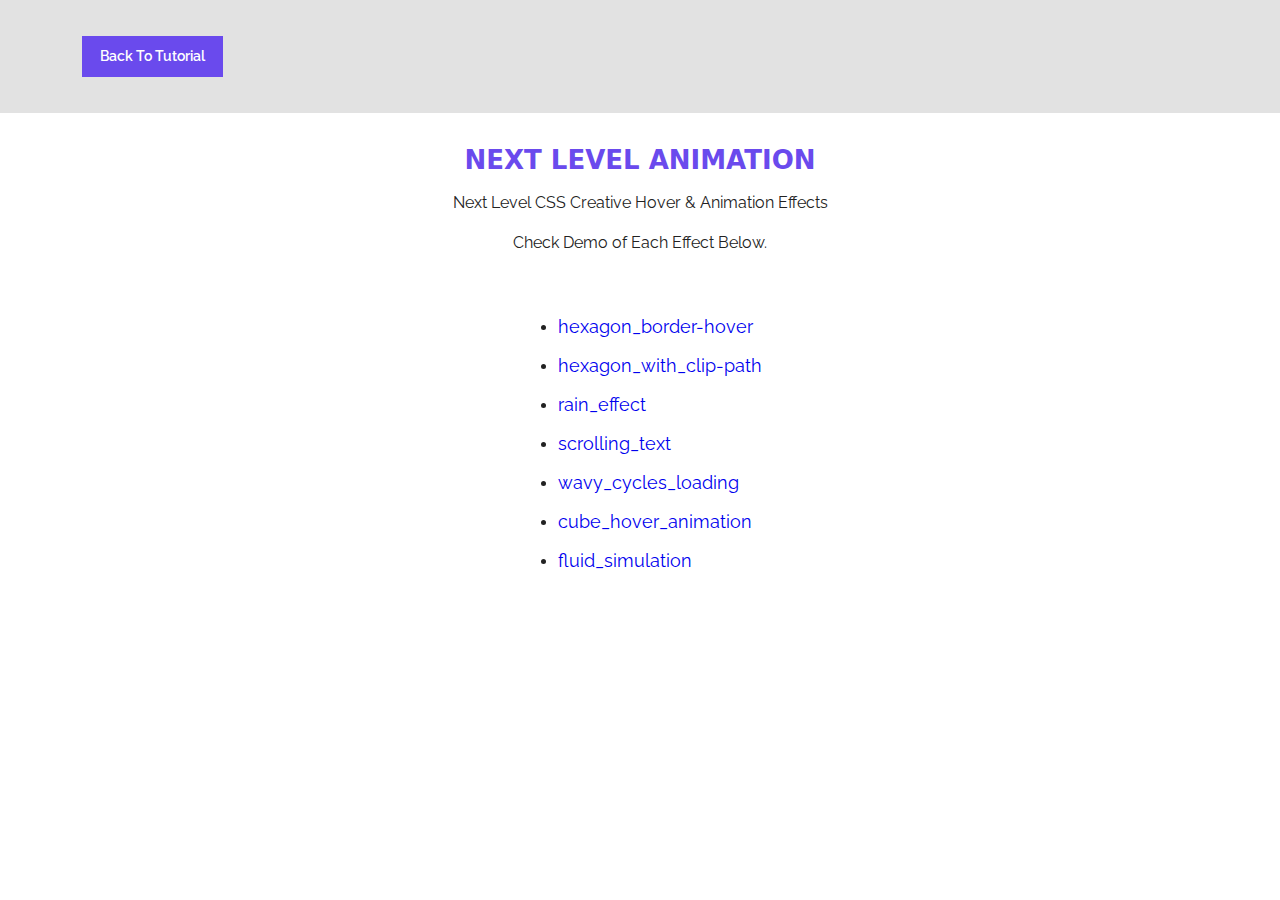
<file: master/next-level-effects/index.html>
<!DOCTYPE html>
<html lang="en">
<head>
    <meta charset="UTF-8" />
    <meta http-equiv="X-UA-Compatible" content="IE=edge,chrome=1">
    <meta name="viewport" content="width=device-width, initial-scale=1.0">
    <title>Next Level CSS Effects</title>
	<meta name="description" content="Next Level CSS Creative Hover & Animation Effects" />
    <meta name="author" content="Codeconvey" />
	
    <!-- Style CSS -->
    <link rel="stylesheet" href="css/style.css">
    
    <!--Only for demo purpose - no need to add.-->
    <link rel="stylesheet" type="text/css" href="css/demo.css" />
	
</head>
<body>

<div class="ScriptTop">
    <div class="rt-container">
        <div class="col-rt-4" id="float-right">
           
        </div>
        <div class="col-rt-2">
            <ul>
                <li><a href="https://codeconvey.com/next-level-css-creative-hover-animation-effects-free-download">Back To Tutorial</a></li>
            </ul>
        </div>
    </div>
</div>

<header class="ScriptHeader">
    <div class="rt-container">
    	<div class="col-rt-12">
        	<div class="rt-heading">
            	<h1>Next Level Animation</h1>
                <p>Next Level CSS Creative Hover & Animation Effects</p>
				<p>Check Demo of Each Effect Below.</p>
            </div>
        </div>
    </div>
</header>

<section>
    <div class="rt-container">
          <div class="col-rt-12">
              <div class="Scriptcontent">
				  <ul>
					<li><a href="hexagon_border-hover/index.html">hexagon_border-hover</a></li>
					<li><a href="hexagon_with_clip-path/index.html">hexagon_with_clip-path</a></li>
					  <li><a href="rain_effect/index.html">rain_effect</a></li>
					  <li><a href="scrolling_text/index.html">scrolling_text</a></li>
					  <li><a href="wavy_cycles_loading/index.html">wavy_cycles_loading</a></li>
					  <li><a href="cube_hover_animation/index.html">cube_hover_animation</a></li>
					  <li><a href="fluid_simulation/index.html">fluid_simulation</a></li>

				  </ul>
    		</div>
		</div>
    </div>
</section>


    
	</body>
</html>
</file>
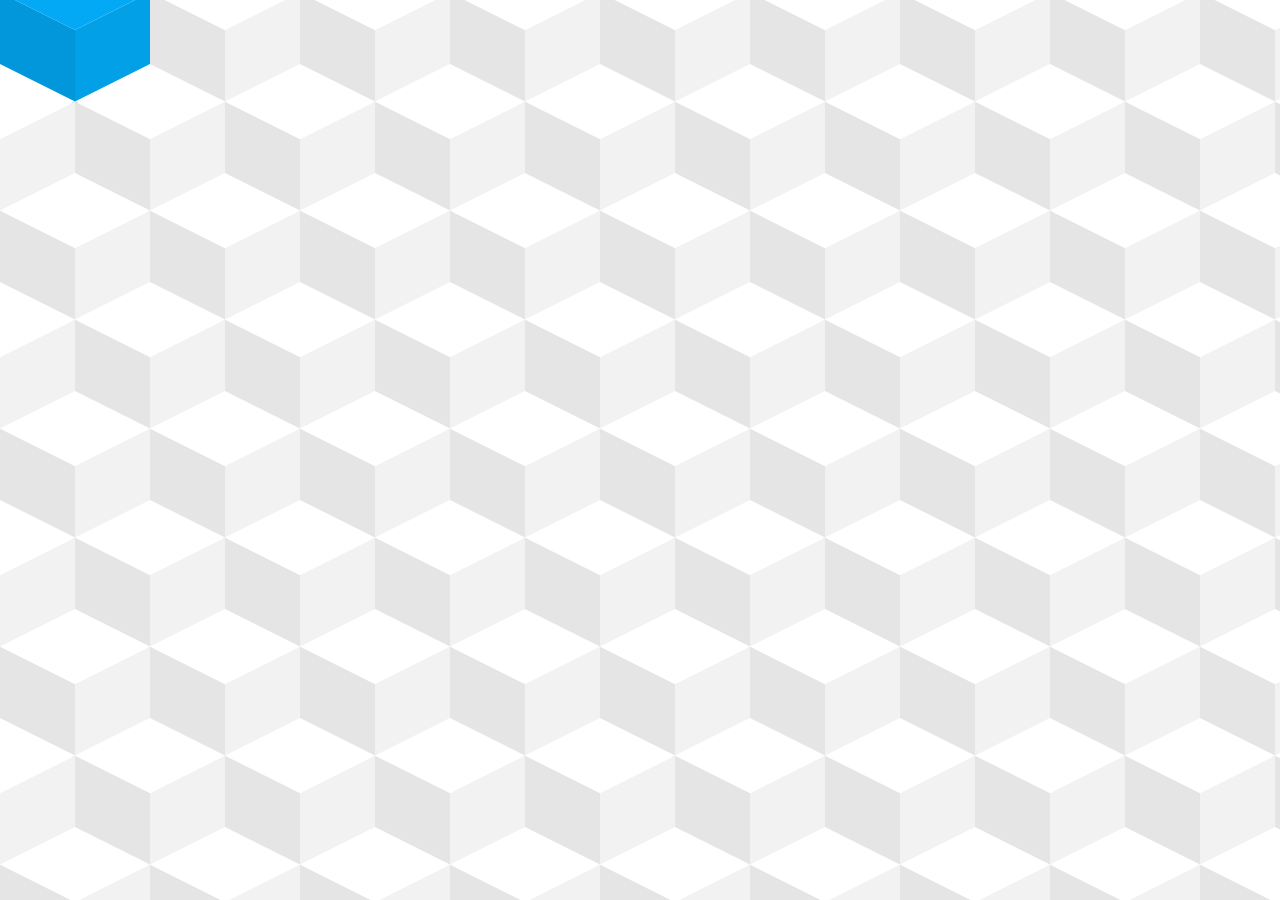
<file: master/next-level-effects/cube_hover_animation/index.html>
<!DOCTYPE html>
<html lang="en">
  <head>
    <meta charset="UTF-8" />
    <meta http-equiv="X-UA-Compatible" content="IE=edge" />
    <meta name="viewport" content="width=device-width, initial-scale=1.0" />
    <link rel="stylesheet" href="./public/styles/root.css" />
    <link rel="stylesheet" href="./public/styles/cube.css" />
    <title>Cube</title>
  </head>
  <body>
    <div class="container">
      <div class="row">
        <div class="cube">
          <span></span>
          <span></span>
          <span></span>
        </div>
        <div class="cube">
          <span></span>
          <span></span>
          <span></span>
        </div>
        <div class="cube">
          <span></span>
          <span></span>
          <span></span>
        </div>
        <div class="cube">
          <span></span>
          <span></span>
          <span></span>
        </div>
        <div class="cube">
          <span></span>
          <span></span>
          <span></span>
        </div>
        <div class="cube">
          <span></span>
          <span></span>
          <span></span>
        </div>
        <div class="cube">
          <span></span>
          <span></span>
          <span></span>
        </div>
        <div class="cube">
          <span></span>
          <span></span>
          <span></span>
        </div>
        <div class="cube">
          <span></span>
          <span></span>
          <span></span>
        </div>
        <div class="cube">
          <span></span>
          <span></span>
          <span></span>
        </div>
        <div class="cube">
          <span></span>
          <span></span>
          <span></span>
        </div>
        <div class="cube">
          <span></span>
          <span></span>
          <span></span>
        </div>
        <div class="cube">
          <span></span>
          <span></span>
          <span></span>
        </div>
        <div class="cube">
          <span></span>
          <span></span>
          <span></span>
        </div>
        <div class="cube">
          <span></span>
          <span></span>
          <span></span>
        </div>
      </div>
      <div class="row">
        <div class="cube">
          <span></span>
          <span></span>
          <span></span>
        </div>
        <div class="cube">
          <span></span>
          <span></span>
          <span></span>
        </div>
        <div class="cube">
          <span></span>
          <span></span>
          <span></span>
        </div>
        <div class="cube">
          <span></span>
          <span></span>
          <span></span>
        </div>
        <div class="cube">
          <span></span>
          <span></span>
          <span></span>
        </div>
        <div class="cube">
          <span></span>
          <span></span>
          <span></span>
        </div>
        <div class="cube">
          <span></span>
          <span></span>
          <span></span>
        </div>
        <div class="cube">
          <span></span>
          <span></span>
          <span></span>
        </div>
        <div class="cube">
          <span></span>
          <span></span>
          <span></span>
        </div>
        <div class="cube">
          <span></span>
          <span></span>
          <span></span>
        </div>
        <div class="cube">
          <span></span>
          <span></span>
          <span></span>
        </div>
        <div class="cube">
          <span></span>
          <span></span>
          <span></span>
        </div>
        <div class="cube">
          <span></span>
          <span></span>
          <span></span>
        </div>
        <div class="cube">
          <span></span>
          <span></span>
          <span></span>
        </div>
        <div class="cube">
          <span></span>
          <span></span>
          <span></span>
        </div>
      </div>
      <div class="row">
        <div class="cube">
          <span></span>
          <span></span>
          <span></span>
        </div>
        <div class="cube">
          <span></span>
          <span></span>
          <span></span>
        </div>
        <div class="cube">
          <span></span>
          <span></span>
          <span></span>
        </div>
        <div class="cube">
          <span></span>
          <span></span>
          <span></span>
        </div>
        <div class="cube">
          <span></span>
          <span></span>
          <span></span>
        </div>
        <div class="cube">
          <span></span>
          <span></span>
          <span></span>
        </div>
        <div class="cube">
          <span></span>
          <span></span>
          <span></span>
        </div>
        <div class="cube">
          <span></span>
          <span></span>
          <span></span>
        </div>
        <div class="cube">
          <span></span>
          <span></span>
          <span></span>
        </div>
        <div class="cube">
          <span></span>
          <span></span>
          <span></span>
        </div>
        <div class="cube">
          <span></span>
          <span></span>
          <span></span>
        </div>
        <div class="cube">
          <span></span>
          <span></span>
          <span></span>
        </div>
        <div class="cube">
          <span></span>
          <span></span>
          <span></span>
        </div>
        <div class="cube">
          <span></span>
          <span></span>
          <span></span>
        </div>
        <div class="cube">
          <span></span>
          <span></span>
          <span></span>
        </div>
      </div>
      <div class="row">
        <div class="cube">
          <span></span>
          <span></span>
          <span></span>
        </div>
        <div class="cube">
          <span></span>
          <span></span>
          <span></span>
        </div>
        <div class="cube">
          <span></span>
          <span></span>
          <span></span>
        </div>
        <div class="cube">
          <span></span>
          <span></span>
          <span></span>
        </div>
        <div class="cube">
          <span></span>
          <span></span>
          <span></span>
        </div>
        <div class="cube">
          <span></span>
          <span></span>
          <span></span>
        </div>
        <div class="cube">
          <span></span>
          <span></span>
          <span></span>
        </div>
        <div class="cube">
          <span></span>
          <span></span>
          <span></span>
        </div>
        <div class="cube">
          <span></span>
          <span></span>
          <span></span>
        </div>
        <div class="cube">
          <span></span>
          <span></span>
          <span></span>
        </div>
        <div class="cube">
          <span></span>
          <span></span>
          <span></span>
        </div>
        <div class="cube">
          <span></span>
          <span></span>
          <span></span>
        </div>
        <div class="cube">
          <span></span>
          <span></span>
          <span></span>
        </div>
        <div class="cube">
          <span></span>
          <span></span>
          <span></span>
        </div>
        <div class="cube">
          <span></span>
          <span></span>
          <span></span>
        </div>
      </div>
      <div class="row">
        <div class="cube">
          <span></span>
          <span></span>
          <span></span>
        </div>
        <div class="cube">
          <span></span>
          <span></span>
          <span></span>
        </div>
        <div class="cube">
          <span></span>
          <span></span>
          <span></span>
        </div>
        <div class="cube">
          <span></span>
          <span></span>
          <span></span>
        </div>
        <div class="cube">
          <span></span>
          <span></span>
          <span></span>
        </div>
        <div class="cube">
          <span></span>
          <span></span>
          <span></span>
        </div>
        <div class="cube">
          <span></span>
          <span></span>
          <span></span>
        </div>
        <div class="cube">
          <span></span>
          <span></span>
          <span></span>
        </div>
        <div class="cube">
          <span></span>
          <span></span>
          <span></span>
        </div>
        <div class="cube">
          <span></span>
          <span></span>
          <span></span>
        </div>
        <div class="cube">
          <span></span>
          <span></span>
          <span></span>
        </div>
        <div class="cube">
          <span></span>
          <span></span>
          <span></span>
        </div>
        <div class="cube">
          <span></span>
          <span></span>
          <span></span>
        </div>
        <div class="cube">
          <span></span>
          <span></span>
          <span></span>
        </div>
        <div class="cube">
          <span></span>
          <span></span>
          <span></span>
        </div>
      </div>
      <div class="row">
        <div class="cube">
          <span></span>
          <span></span>
          <span></span>
        </div>
        <div class="cube">
          <span></span>
          <span></span>
          <span></span>
        </div>
        <div class="cube">
          <span></span>
          <span></span>
          <span></span>
        </div>
        <div class="cube">
          <span></span>
          <span></span>
          <span></span>
        </div>
        <div class="cube">
          <span></span>
          <span></span>
          <span></span>
        </div>
        <div class="cube">
          <span></span>
          <span></span>
          <span></span>
        </div>
        <div class="cube">
          <span></span>
          <span></span>
          <span></span>
        </div>
        <div class="cube">
          <span></span>
          <span></span>
          <span></span>
        </div>
        <div class="cube">
          <span></span>
          <span></span>
          <span></span>
        </div>
        <div class="cube">
          <span></span>
          <span></span>
          <span></span>
        </div>
        <div class="cube">
          <span></span>
          <span></span>
          <span></span>
        </div>
        <div class="cube">
          <span></span>
          <span></span>
          <span></span>
        </div>
        <div class="cube">
          <span></span>
          <span></span>
          <span></span>
        </div>
        <div class="cube">
          <span></span>
          <span></span>
          <span></span>
        </div>
        <div class="cube">
          <span></span>
          <span></span>
          <span></span>
        </div>
      </div>
      <div class="row">
        <div class="cube">
          <span></span>
          <span></span>
          <span></span>
        </div>
        <div class="cube">
          <span></span>
          <span></span>
          <span></span>
        </div>
        <div class="cube">
          <span></span>
          <span></span>
          <span></span>
        </div>
        <div class="cube">
          <span></span>
          <span></span>
          <span></span>
        </div>
        <div class="cube">
          <span></span>
          <span></span>
          <span></span>
        </div>
        <div class="cube">
          <span></span>
          <span></span>
          <span></span>
        </div>
        <div class="cube">
          <span></span>
          <span></span>
          <span></span>
        </div>
        <div class="cube">
          <span></span>
          <span></span>
          <span></span>
        </div>
        <div class="cube">
          <span></span>
          <span></span>
          <span></span>
        </div>
        <div class="cube">
          <span></span>
          <span></span>
          <span></span>
        </div>
        <div class="cube">
          <span></span>
          <span></span>
          <span></span>
        </div>
        <div class="cube">
          <span></span>
          <span></span>
          <span></span>
        </div>
        <div class="cube">
          <span></span>
          <span></span>
          <span></span>
        </div>
        <div class="cube">
          <span></span>
          <span></span>
          <span></span>
        </div>
        <div class="cube">
          <span></span>
          <span></span>
          <span></span>
        </div>
      </div>
      <div class="row">
        <div class="cube">
          <span></span>
          <span></span>
          <span></span>
        </div>
        <div class="cube">
          <span></span>
          <span></span>
          <span></span>
        </div>
        <div class="cube">
          <span></span>
          <span></span>
          <span></span>
        </div>
        <div class="cube">
          <span></span>
          <span></span>
          <span></span>
        </div>
        <div class="cube">
          <span></span>
          <span></span>
          <span></span>
        </div>
        <div class="cube">
          <span></span>
          <span></span>
          <span></span>
        </div>
        <div class="cube">
          <span></span>
          <span></span>
          <span></span>
        </div>
        <div class="cube">
          <span></span>
          <span></span>
          <span></span>
        </div>
        <div class="cube">
          <span></span>
          <span></span>
          <span></span>
        </div>
        <div class="cube">
          <span></span>
          <span></span>
          <span></span>
        </div>
        <div class="cube">
          <span></span>
          <span></span>
          <span></span>
        </div>
        <div class="cube">
          <span></span>
          <span></span>
          <span></span>
        </div>
        <div class="cube">
          <span></span>
          <span></span>
          <span></span>
        </div>
        <div class="cube">
          <span></span>
          <span></span>
          <span></span>
        </div>
        <div class="cube">
          <span></span>
          <span></span>
          <span></span>
        </div>
      </div>
      <div class="row">
        <div class="cube">
          <span></span>
          <span></span>
          <span></span>
        </div>
        <div class="cube">
          <span></span>
          <span></span>
          <span></span>
        </div>
        <div class="cube">
          <span></span>
          <span></span>
          <span></span>
        </div>
        <div class="cube">
          <span></span>
          <span></span>
          <span></span>
        </div>
        <div class="cube">
          <span></span>
          <span></span>
          <span></span>
        </div>
        <div class="cube">
          <span></span>
          <span></span>
          <span></span>
        </div>
        <div class="cube">
          <span></span>
          <span></span>
          <span></span>
        </div>
        <div class="cube">
          <span></span>
          <span></span>
          <span></span>
        </div>
        <div class="cube">
          <span></span>
          <span></span>
          <span></span>
        </div>
        <div class="cube">
          <span></span>
          <span></span>
          <span></span>
        </div>
        <div class="cube">
          <span></span>
          <span></span>
          <span></span>
        </div>
        <div class="cube">
          <span></span>
          <span></span>
          <span></span>
        </div>
        <div class="cube">
          <span></span>
          <span></span>
          <span></span>
        </div>
        <div class="cube">
          <span></span>
          <span></span>
          <span></span>
        </div>
        <div class="cube">
          <span></span>
          <span></span>
          <span></span>
        </div>
      </div>
      <div class="row">
        <div class="cube">
          <span></span>
          <span></span>
          <span></span>
        </div>
        <div class="cube">
          <span></span>
          <span></span>
          <span></span>
        </div>
        <div class="cube">
          <span></span>
          <span></span>
          <span></span>
        </div>
        <div class="cube">
          <span></span>
          <span></span>
          <span></span>
        </div>
        <div class="cube">
          <span></span>
          <span></span>
          <span></span>
        </div>
        <div class="cube">
          <span></span>
          <span></span>
          <span></span>
        </div>
        <div class="cube">
          <span></span>
          <span></span>
          <span></span>
        </div>
        <div class="cube">
          <span></span>
          <span></span>
          <span></span>
        </div>
        <div class="cube">
          <span></span>
          <span></span>
          <span></span>
        </div>
        <div class="cube">
          <span></span>
          <span></span>
          <span></span>
        </div>
        <div class="cube">
          <span></span>
          <span></span>
          <span></span>
        </div>
        <div class="cube">
          <span></span>
          <span></span>
          <span></span>
        </div>
        <div class="cube">
          <span></span>
          <span></span>
          <span></span>
        </div>
        <div class="cube">
          <span></span>
          <span></span>
          <span></span>
        </div>
        <div class="cube">
          <span></span>
          <span></span>
          <span></span>
        </div>
      </div>
    </div>
  </body>
</html>
</file>
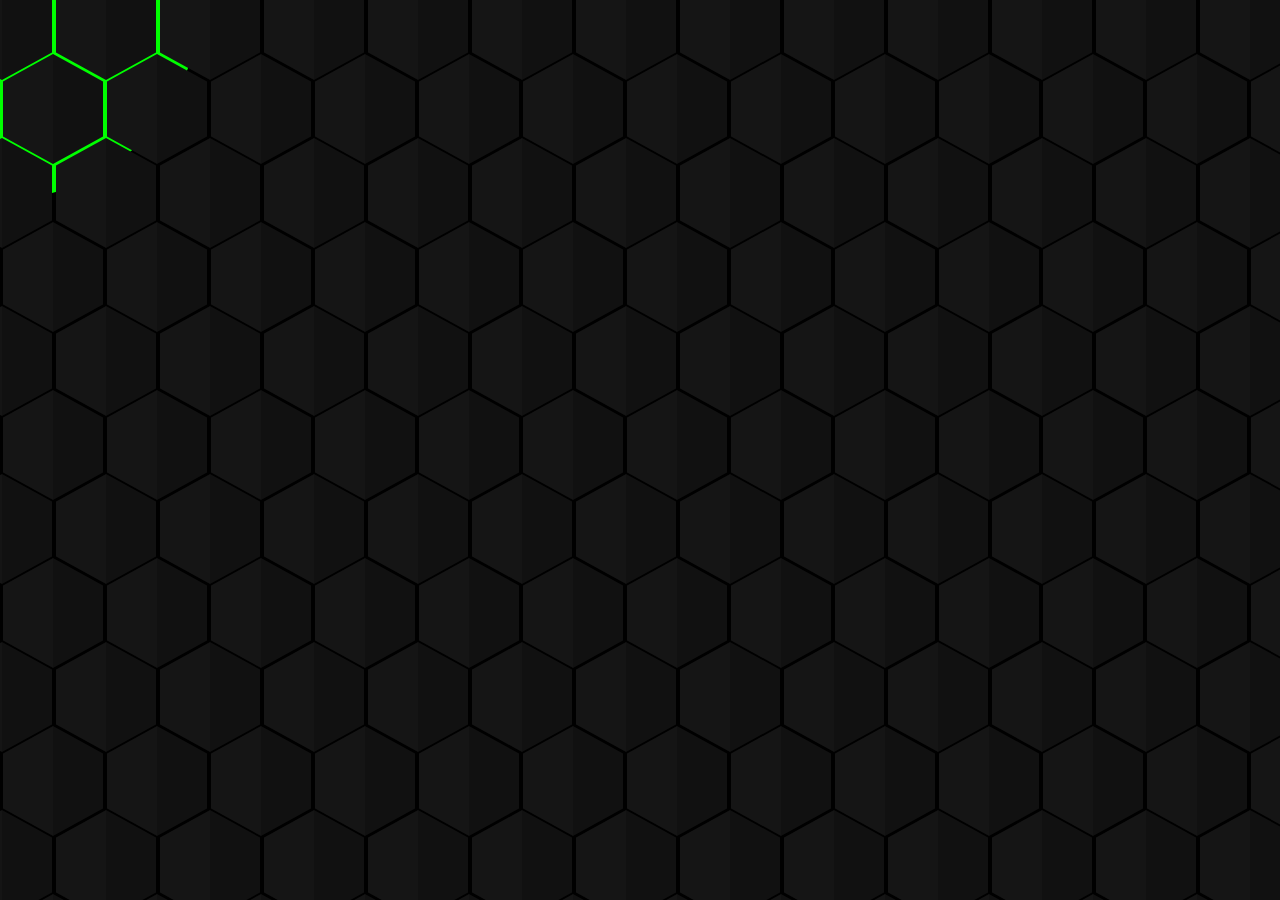
<file: master/next-level-effects/hexagon_border-hover/index.html>
<!DOCTYPE html>
<html lang="en">
<head>
  <meta charset="UTF-8">
  <meta http-equiv="X-UA-Compatible" content="IE=edge">
  <meta name="viewport" content="width=device-width, initial-scale=1.0">
  <link rel="stylesheet" href="./public/styles/root.css">
  <link rel="stylesheet" href="./public/styles/hexagon.css">
  <link rel="stylesheet" href="./public/styles/container.css">
  <link rel="stylesheet" href="./public/styles/cursor.css">
  <title>Hexagon: Hover Border Color</title>
</head>
<body>
  <main class="container">
    <div class="row">
      <div class="hexagon"></div>
      <div class="hexagon"></div>
      <div class="hexagon"></div>
      <div class="hexagon"></div>
      <div class="hexagon"></div>
      <div class="hexagon"></div>
      <div class="hexagon"></div>
      <div class="hexagon"></div>
      <div class="hexagon"></div>
      <div class="hexagon"></div>
      <div class="hexagon"></div>
      <div class="hexagon"></div>
      <div class="hexagon"></div>
      <div class="hexagon"></div>
      <div class="hexagon"></div>
      <div class="hexagon"></div>
      <div class="hexagon"></div>
      <div class="hexagon"></div>
      <div class="hexagon"></div>
      <div class="hexagon"></div>
    </div>
    <div class="row">
      <div class="hexagon"></div>
      <div class="hexagon"></div>
      <div class="hexagon"></div>
      <div class="hexagon"></div>
      <div class="hexagon"></div>
      <div class="hexagon"></div>
      <div class="hexagon"></div>
      <div class="hexagon"></div>
      <div class="hexagon"></div>
      <div class="hexagon"></div>
      <div class="hexagon"></div>
      <div class="hexagon"></div>
      <div class="hexagon"></div>
      <div class="hexagon"></div>
      <div class="hexagon"></div>
      <div class="hexagon"></div>
      <div class="hexagon"></div>
      <div class="hexagon"></div>
      <div class="hexagon"></div>
      <div class="hexagon"></div>
    </div>
    <div class="row">
      <div class="hexagon"></div>
      <div class="hexagon"></div>
      <div class="hexagon"></div>
      <div class="hexagon"></div>
      <div class="hexagon"></div>
      <div class="hexagon"></div>
      <div class="hexagon"></div>
      <div class="hexagon"></div>
      <div class="hexagon"></div>
      <div class="hexagon"></div>
      <div class="hexagon"></div>
      <div class="hexagon"></div>
      <div class="hexagon"></div>
      <div class="hexagon"></div>
      <div class="hexagon"></div>
      <div class="hexagon"></div>
      <div class="hexagon"></div>
      <div class="hexagon"></div>
      <div class="hexagon"></div>
      <div class="hexagon"></div>
    </div>
    <div class="row">
      <div class="hexagon"></div>
      <div class="hexagon"></div>
      <div class="hexagon"></div>
      <div class="hexagon"></div>
      <div class="hexagon"></div>
      <div class="hexagon"></div>
      <div class="hexagon"></div>
      <div class="hexagon"></div>
      <div class="hexagon"></div>
      <div class="hexagon"></div>
      <div class="hexagon"></div>
      <div class="hexagon"></div>
      <div class="hexagon"></div>
      <div class="hexagon"></div>
      <div class="hexagon"></div>
      <div class="hexagon"></div>
      <div class="hexagon"></div>
      <div class="hexagon"></div>
      <div class="hexagon"></div>
      <div class="hexagon"></div>
    </div>
    <div class="row">
      <div class="hexagon"></div>
      <div class="hexagon"></div>
      <div class="hexagon"></div>
      <div class="hexagon"></div>
      <div class="hexagon"></div>
      <div class="hexagon"></div>
      <div class="hexagon"></div>
      <div class="hexagon"></div>
      <div class="hexagon"></div>
      <div class="hexagon"></div>
      <div class="hexagon"></div>
      <div class="hexagon"></div>
      <div class="hexagon"></div>
      <div class="hexagon"></div>
      <div class="hexagon"></div>
      <div class="hexagon"></div>
      <div class="hexagon"></div>
      <div class="hexagon"></div>
      <div class="hexagon"></div>
      <div class="hexagon"></div>
    </div>
    <div class="row">
      <div class="hexagon"></div>
      <div class="hexagon"></div>
      <div class="hexagon"></div>
      <div class="hexagon"></div>
      <div class="hexagon"></div>
      <div class="hexagon"></div>
      <div class="hexagon"></div>
      <div class="hexagon"></div>
      <div class="hexagon"></div>
      <div class="hexagon"></div>
      <div class="hexagon"></div>
      <div class="hexagon"></div>
      <div class="hexagon"></div>
      <div class="hexagon"></div>
      <div class="hexagon"></div>
      <div class="hexagon"></div>
      <div class="hexagon"></div>
      <div class="hexagon"></div>
      <div class="hexagon"></div>
      <div class="hexagon"></div>
    </div>
    <div class="row">
      <div class="hexagon"></div>
      <div class="hexagon"></div>
      <div class="hexagon"></div>
      <div class="hexagon"></div>
      <div class="hexagon"></div>
      <div class="hexagon"></div>
      <div class="hexagon"></div>
      <div class="hexagon"></div>
      <div class="hexagon"></div>
      <div class="hexagon"></div>
      <div class="hexagon"></div>
      <div class="hexagon"></div>
      <div class="hexagon"></div>
      <div class="hexagon"></div>
      <div class="hexagon"></div>
      <div class="hexagon"></div>
      <div class="hexagon"></div>
      <div class="hexagon"></div>
      <div class="hexagon"></div>
      <div class="hexagon"></div>
    </div>
    <div class="row">
      <div class="hexagon"></div>
      <div class="hexagon"></div>
      <div class="hexagon"></div>
      <div class="hexagon"></div>
      <div class="hexagon"></div>
      <div class="hexagon"></div>
      <div class="hexagon"></div>
      <div class="hexagon"></div>
      <div class="hexagon"></div>
      <div class="hexagon"></div>
      <div class="hexagon"></div>
      <div class="hexagon"></div>
      <div class="hexagon"></div>
      <div class="hexagon"></div>
      <div class="hexagon"></div>
      <div class="hexagon"></div>
      <div class="hexagon"></div>
      <div class="hexagon"></div>
      <div class="hexagon"></div>
      <div class="hexagon"></div>
    </div>
    <div class="row">
      <div class="hexagon"></div>
      <div class="hexagon"></div>
      <div class="hexagon"></div>
      <div class="hexagon"></div>
      <div class="hexagon"></div>
      <div class="hexagon"></div>
      <div class="hexagon"></div>
      <div class="hexagon"></div>
      <div class="hexagon"></div>
      <div class="hexagon"></div>
      <div class="hexagon"></div>
      <div class="hexagon"></div>
      <div class="hexagon"></div>
      <div class="hexagon"></div>
      <div class="hexagon"></div>
      <div class="hexagon"></div>
      <div class="hexagon"></div>
      <div class="hexagon"></div>
      <div class="hexagon"></div>
      <div class="hexagon"></div>
    </div>
    <div class="row">
      <div class="hexagon"></div>
      <div class="hexagon"></div>
      <div class="hexagon"></div>
      <div class="hexagon"></div>
      <div class="hexagon"></div>
      <div class="hexagon"></div>
      <div class="hexagon"></div>
      <div class="hexagon"></div>
      <div class="hexagon"></div>
      <div class="hexagon"></div>
      <div class="hexagon"></div>
      <div class="hexagon"></div>
      <div class="hexagon"></div>
      <div class="hexagon"></div>
      <div class="hexagon"></div>
      <div class="hexagon"></div>
      <div class="hexagon"></div>
      <div class="hexagon"></div>
      <div class="hexagon"></div>
      <div class="hexagon"></div>
    </div>
    <div class="row">
      <div class="hexagon"></div>
      <div class="hexagon"></div>
      <div class="hexagon"></div>
      <div class="hexagon"></div>
      <div class="hexagon"></div>
      <div class="hexagon"></div>
      <div class="hexagon"></div>
      <div class="hexagon"></div>
      <div class="hexagon"></div>
      <div class="hexagon"></div>
      <div class="hexagon"></div>
      <div class="hexagon"></div>
      <div class="hexagon"></div>
      <div class="hexagon"></div>
      <div class="hexagon"></div>
      <div class="hexagon"></div>
      <div class="hexagon"></div>
      <div class="hexagon"></div>
      <div class="hexagon"></div>
      <div class="hexagon"></div>
    </div>
    <div class="row">
      <div class="hexagon"></div>
      <div class="hexagon"></div>
      <div class="hexagon"></div>
      <div class="hexagon"></div>
      <div class="hexagon"></div>
      <div class="hexagon"></div>
      <div class="hexagon"></div>
      <div class="hexagon"></div>
      <div class="hexagon"></div>
      <div class="hexagon"></div>
      <div class="hexagon"></div>
      <div class="hexagon"></div>
      <div class="hexagon"></div>
      <div class="hexagon"></div>
      <div class="hexagon"></div>
      <div class="hexagon"></div>
      <div class="hexagon"></div>
      <div class="hexagon"></div>
      <div class="hexagon"></div>
      <div class="hexagon"></div>
    </div>
    <div class="row">
      <div class="hexagon"></div>
      <div class="hexagon"></div>
      <div class="hexagon"></div>
      <div class="hexagon"></div>
      <div class="hexagon"></div>
      <div class="hexagon"></div>
      <div class="hexagon"></div>
      <div class="hexagon"></div>
      <div class="hexagon"></div>
      <div class="hexagon"></div>
      <div class="hexagon"></div>
      <div class="hexagon"></div>
      <div class="hexagon"></div>
      <div class="hexagon"></div>
      <div class="hexagon"></div>
      <div class="hexagon"></div>
      <div class="hexagon"></div>
      <div class="hexagon"></div>
      <div class="hexagon"></div>
      <div class="hexagon"></div>
    </div>
    <div class="row">
      <div class="hexagon"></div>
      <div class="hexagon"></div>
      <div class="hexagon"></div>
      <div class="hexagon"></div>
      <div class="hexagon"></div>
      <div class="hexagon"></div>
      <div class="hexagon"></div>
      <div class="hexagon"></div>
      <div class="hexagon"></div>
      <div class="hexagon"></div>
      <div class="hexagon"></div>
      <div class="hexagon"></div>
      <div class="hexagon"></div>
      <div class="hexagon"></div>
      <div class="hexagon"></div>
      <div class="hexagon"></div>
      <div class="hexagon"></div>
      <div class="hexagon"></div>
      <div class="hexagon"></div>
      <div class="hexagon"></div>
    </div>
  </main>
  <div id="cursor"></div>
  <script src="./public/scripts/cursor.js"></script>
</body>
</html>
</file>
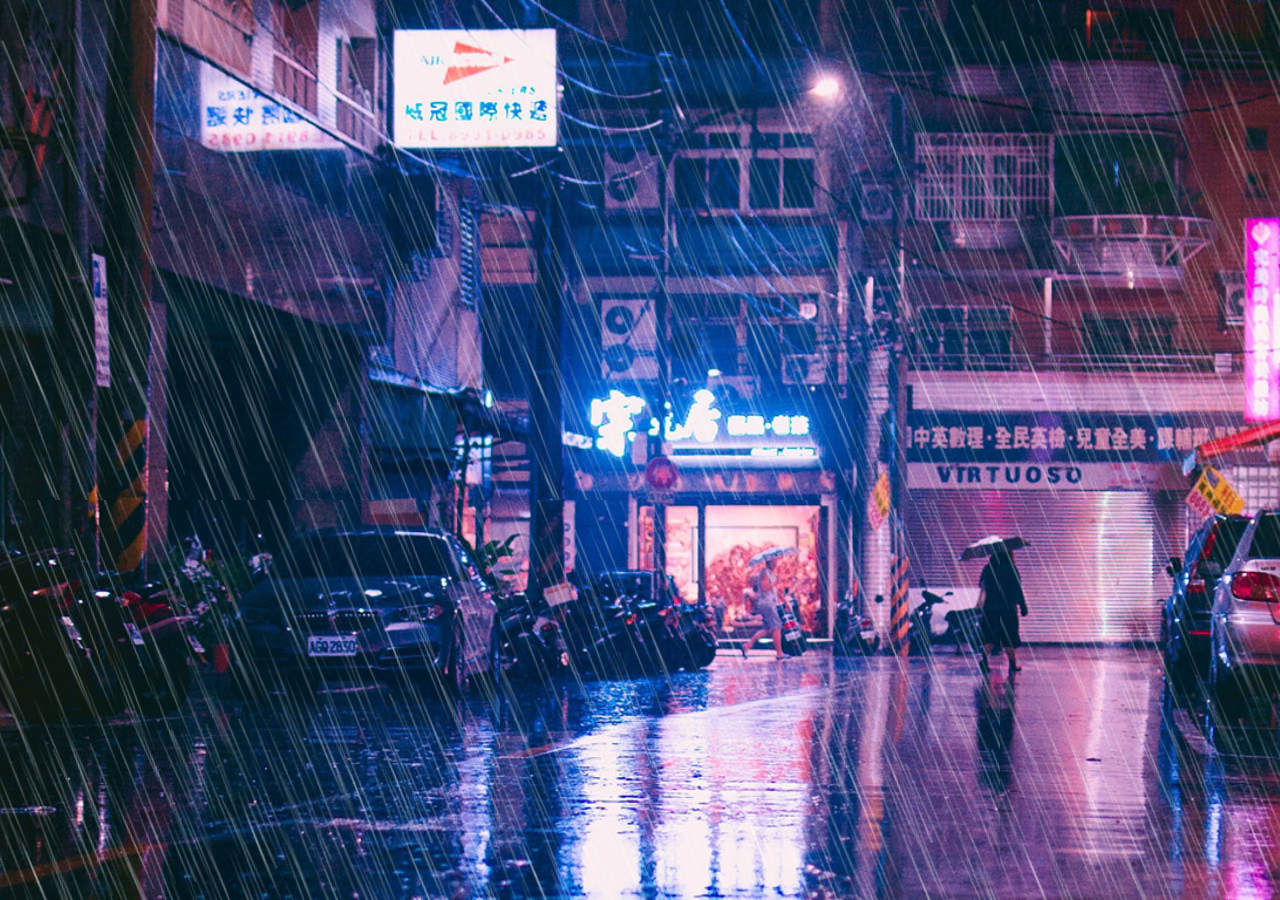
<file: master/next-level-effects/rain_effect/index.html>
<!DOCTYPE html>
<html lang="en">
<head>
  <meta charset="UTF-8">
  <meta http-equiv="X-UA-Compatible" content="IE=edge">
  <meta name="viewport" content="width=device-width, initial-scale=1.0">
  <link rel="stylesheet" href="./public/styles/root.css" />
  <title>Rain</title>
</head>
<body>
  <section></section>
</body>
</html>
</file>
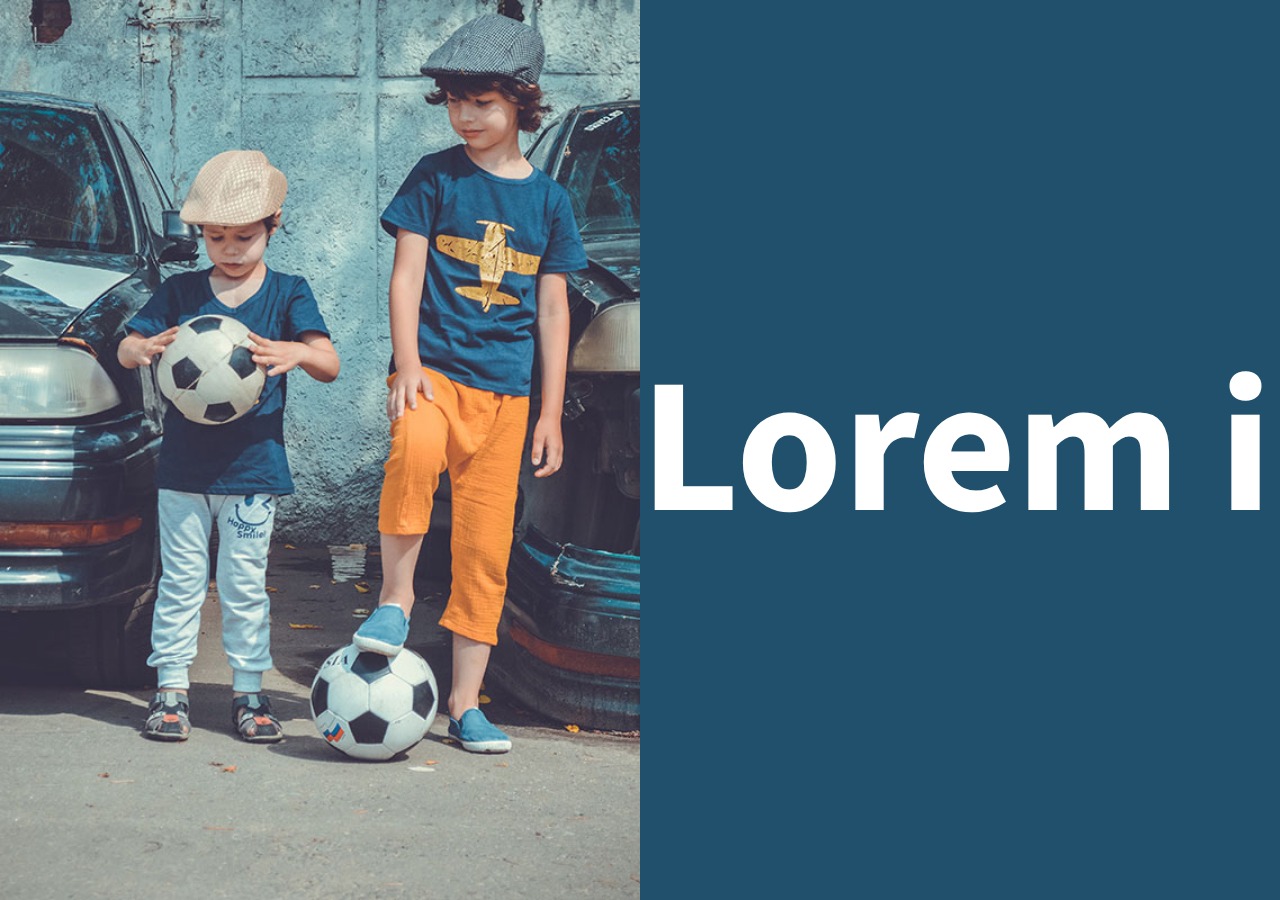
<file: master/next-level-effects/scrolling_text/index.html>
<!DOCTYPE html>
<html lang="en">
  <head>
    <link rel="preconnect" href="https://fonts.googleapis.com" />
    <link rel="preconnect" href="https://fonts.gstatic.com" crossorigin />
    <meta charset="UTF-8" />
    <meta http-equiv="X-UA-Compatible" content="IE=edge" />
    <meta name="viewport" content="width=device-width, initial-scale=1.0" />
    <link rel="stylesheet" href="./public/styles/root.css" />
    <link rel="stylesheet" href="./public/styles/scrolling-text.css" />
    <link
      href="https://fonts.googleapis.com/css2?family=Source+Sans+Pro:wght@300;400;600;700;900&display=swap"
      rel="stylesheet"
    />
    <title>Scrolling Text</title>
  </head>
  <body>
    <section>
      <div>
        <h2>Lorem ipsum dolor sit amet consectetur, adipisicing elit. Vero provident error deleniti, soluta libero incidunt quas quod molestias? Deleniti impedit natus sed esse cupiditate</h2>
      </div>
      <div>
        <h2>Lorem ipsum dolor sit amet consectetur, adipisicing elit. Vero provident error deleniti, soluta libero incidunt quas quod molestias? Deleniti impedit natus sed esse cupiditate</h2>
      </div>
    </section>
  </body>
</html>
</file>
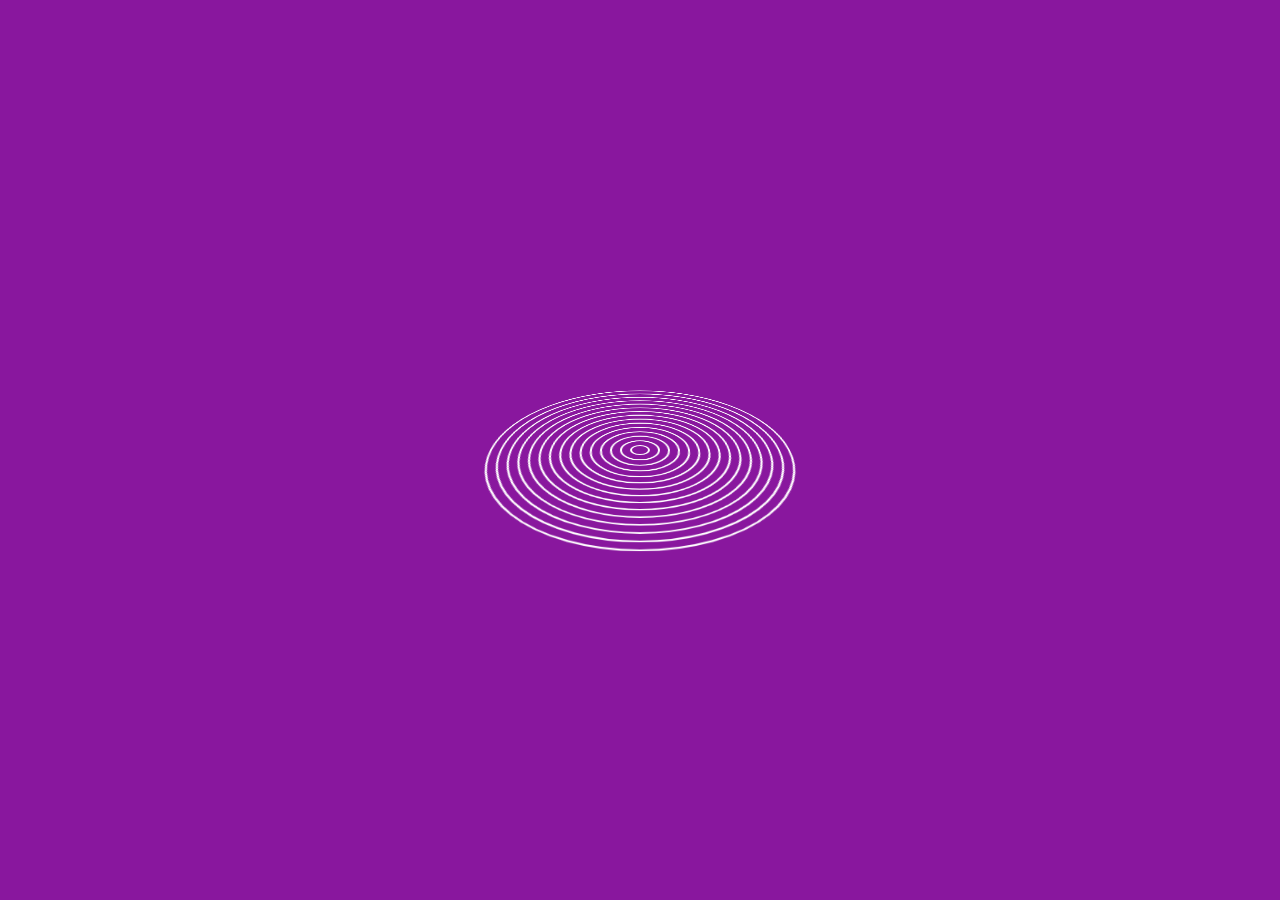
<file: master/next-level-effects/wavy_cycles_loading/index.html>
<!DOCTYPE html>
<html lang="en">
  <head>
    <meta charset="UTF-8" />
    <meta http-equiv="X-UA-Compatible" content="IE=edge" />
    <meta name="viewport" content="width=device-width, initial-scale=1.0" />
    <link rel="stylesheet" href="./public/styles/root.css" />
    <link rel="stylesheet" href="./public/styles/loader.css" />
    <title>Wavy Circles Loading</title>
  </head>
  <body>
    <main class="loader">
      <span></span>
      <span></span>
      <span></span>
      <span></span>
      <span></span>
      <span></span>
      <span></span>
      <span></span>
      <span></span>
      <span></span>
      <span></span>
      <span></span>
      <span></span>
      <span></span>
      <span></span>
    </main>
  </body>
</html>
</file>
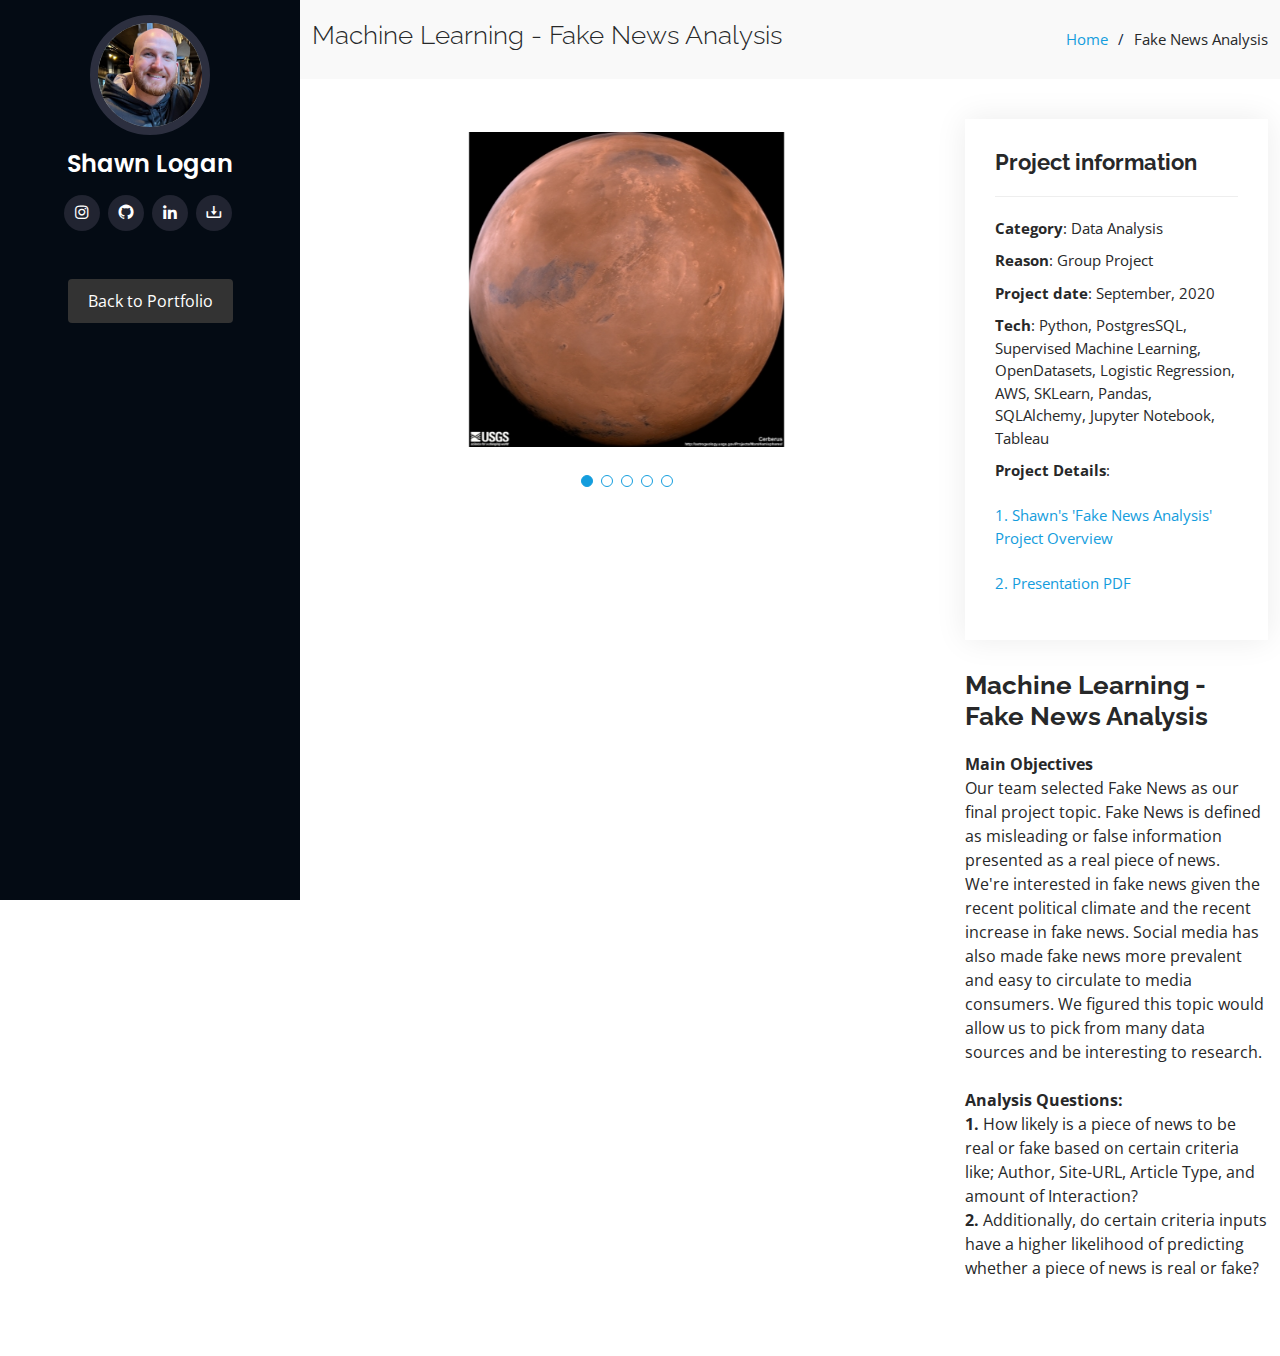
<file: Fake_News_Machine_Learning.html>
<!DOCTYPE html>
<html lang="en">

<head>
  <meta charset="utf-8">
  <meta content="width=device-width, initial-scale=1.0" name="viewport">

  <title>Portfolio Details</title>
  <meta content="" name="description">
  <meta content="" name="keywords">

  <!-- Favicons -->
  <link href="assets/img/favicon.png" rel="icon">
  <link href="assets/img/apple-touch-icon.png" rel="apple-touch-icon">

  <!-- Google Fonts -->
  <link href="https://fonts.googleapis.com/css?family=Open+Sans:300,300i,400,400i,600,600i,700,700i|Raleway:300,300i,400,400i,500,500i,600,600i,700,700i|Poppins:300,300i,400,400i,500,500i,600,600i,700,700i" rel="stylesheet">

  <!-- Vendor CSS Files -->
  <link href="assets/vendor/aos/aos.css" rel="stylesheet">
  <link href="assets/vendor/bootstrap/css/bootstrap.min.css" rel="stylesheet">
  <link href="assets/vendor/bootstrap-icons/bootstrap-icons.css" rel="stylesheet">
  <link href="assets/vendor/boxicons/css/boxicons.min.css" rel="stylesheet">
  <link href="assets/vendor/glightbox/css/glightbox.min.css" rel="stylesheet">
  <link href="assets/vendor/swiper/swiper-bundle.min.css" rel="stylesheet">

  <!-- Template Main CSS File -->
  <link href="assets/css/style.css" rel="stylesheet">


</head>

<body>

  <!-- ======= Mobile nav toggle button ======= -->
  <i class="bi bi-list mobile-nav-toggle d-xl-none"></i>

  <!-- ======= Header ======= -->
  <header id="header">
    <div class="d-flex flex-column">

      <div class="profile">
        <img src="assets/img/profile-img.jpg" alt="" class="img-fluid rounded-circle">
        <h1 class="text-light"><a href="index.html">Shawn Logan</a></h1>
        <div class="social-links mt-3 text-center">
          <a href="https://www.instagram.com/lawnshogan" class="instagram" target="_blank" title="Instagram"><i class="bx bxl-instagram"></i></a>
          <a href="https://github.com/lawnshogan" class="github" target="_blank" title="GitHub"><i class="bx bxl-github"></i></a>
          <a href="https://www.linkedin.com/in/shawn-logan" class="linkedin" target="_blank" title="LinkedIn"><i class="bx bxl-linkedin"></i></a>
          <a href="INSET RESUME URL FROM GOOGLE" class="download" target="_blank" title="Download Resume"><i class="bx bx-download"></i></a>
          <br><br><br><button class="back-btn" onclick="window.location.replace('index.html#portfolio')">Back to Portfolio</button>

        </div>
        
        
      </div>

      <nav id="navbar" class="nav-menu navbar">

      </nav><!-- .nav-menu -->
    </div>
  </header><!-- End Header -->

  <main id="main">

    <!-- ======= Breadcrumbs ======= -->
    <section id="breadcrumbs" class="breadcrumbs">
      <div class="container">

        <div class="d-flex justify-content-between align-items-center">
          <h2>Machine Learning - Fake News Analysis</h2>
          <ol>
            <li><a href="index.html">Home</a></li>
            <li>Fake News Analysis</li>
          </ol>
        </div>

      </div>
    </section><!-- End Breadcrumbs -->

    <!-- ======= Portfolio Details Section ======= -->
    <section id="portfolio-details" class="portfolio-details">
      <div class="container">

        <div class="row gy-4">

          <div class="col-lg-8">
            <div class="portfolio-details-slider swiper">
              <div class="swiper-wrapper align-items-center">

                <div class="swiper-slide" style="display: flex; justify-content: center;">
                  <img src="assets/img/portfolio/1.4.1.JPG" alt="" style="width: 50%; height: auto;">
                </div>

                <div class="swiper-slide" style="display: flex; justify-content: center;">
                  <img src="assets/img/portfolio/1.4.2.JPG" alt="" style="width: 50%; height: auto;">
                </div>

                <div class="swiper-slide" style="display: flex; justify-content: center;">
                  <img src="assets/img/portfolio/1.4.3.JPG" alt="" style="width: 50%; height: auto;">
                </div>

                <div class="swiper-slide" style="display: flex; justify-content: center;">
                  <img src="assets/img/portfolio/1.4.4.JPG" alt="" style="width: 50%; height: auto;">
                </div>

                <div class="swiper-slide" style="display: flex; justify-content: center;">
                  <img src="assets/img/portfolio/MP.JPG" alt="" style="width: 50%; height: auto;">
                </div>

              </div>
              <div class="swiper-pagination"></div>
            </div>
          </div>

          <div class="col-lg-4">
            <div class="portfolio-info">
              <h3>Project information</h3>
              <ul>
                <li><strong>Category</strong>: Data Analysis</li>
                <li><strong>Reason</strong>: Group Project</li>
                <li><strong>Project date</strong>: September, 2020</li>
                <li><strong>Tech</strong>: Python, PostgresSQL, Supervised Machine Learning, OpenDatasets, Logistic Regression, AWS, SKLearn, Pandas, SQLAlchemy, Jupyter Notebook, Tableau</li>
                <li><strong>Project Details</strong>: <br><br><a href="https://github.com/lawnshogan/Fake-News-Analysis" target="_blank">1. Shawn's 'Fake News Analysis' Project Overview</a></li><br><a href="https://drive.google.com/file/d/14iS_6xzqQDQ-VNcBQS2poD5olosL6uP2/view?usp=sharing" target="_blank">2. Presentation PDF</a></li>
              </ul>
            </div>
            <div class="portfolio-description">
              <h2>Machine Learning - Fake News Analysis</h2>
              <p><strong>Main Objectives</strong><br>
                Our team selected Fake News as our final project topic. Fake News is defined as misleading or false information presented as a real piece of news. We're interested in fake news given the recent political climate and the recent increase in fake news. Social media has also made fake news more prevalent and easy to circulate to media consumers. We figured this topic would allow us to pick from many data sources and be interesting to research.<br>

              <br><strong>Analysis Questions:</strong><br>
                <strong>1.</strong> How likely is a piece of news to be real or fake based on certain criteria like; Author, Site-URL, Article Type, and amount of Interaction?<br>
                <strong>2.</strong> Additionally, do certain criteria inputs have a higher likelihood of predicting whether a piece of news is real or fake?<br>
              </p>
            </div>
          </div>

        </div>

      </div>
    </section><!-- End Portfolio Details Section -->

  </main><!-- End #main -->


  <a href="#" class="back-to-top d-flex align-items-center justify-content-center"><i class="bi bi-arrow-up-short"></i></a>

  <!-- Vendor JS Files -->
  <script src="assets/vendor/purecounter/purecounter_vanilla.js"></script>
  <script src="assets/vendor/aos/aos.js"></script>
  <script src="assets/vendor/bootstrap/js/bootstrap.bundle.min.js"></script>
  <script src="assets/vendor/glightbox/js/glightbox.min.js"></script>
  <script src="assets/vendor/isotope-layout/isotope.pkgd.min.js"></script>
  <script src="assets/vendor/swiper/swiper-bundle.min.js"></script>
  <script src="assets/vendor/typed.js/typed.min.js"></script>
  <script src="assets/vendor/waypoints/noframework.waypoints.js"></script>
  <script src="assets/vendor/php-email-form/validate.js"></script>

  <!-- Template Main JS File -->
  <script src="assets/js/main.js"></script>

</body>

</html>
</file>
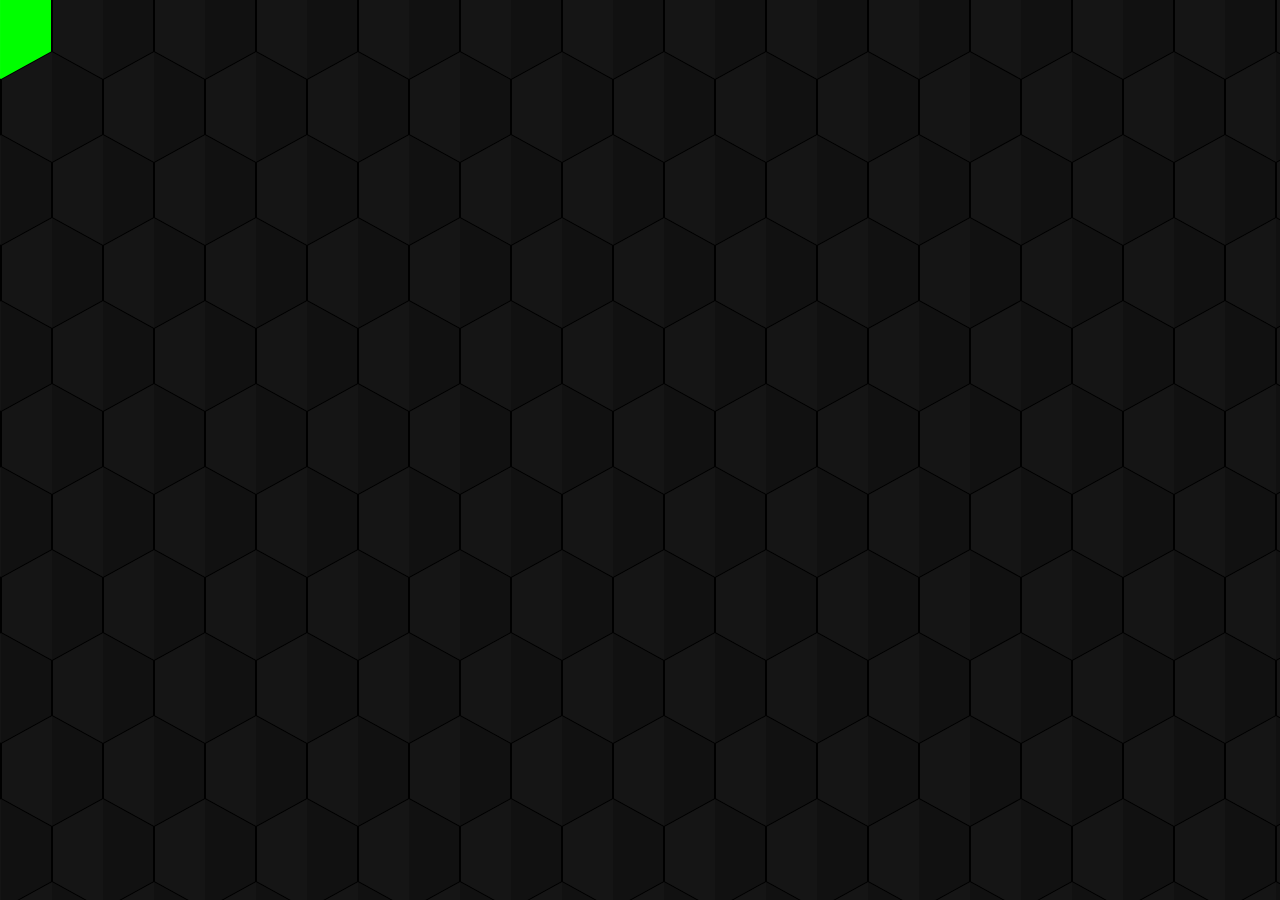
<file: hexagon.html>
<!DOCTYPE html>
<html lang="en">
<head>
  <meta charset="UTF-8">
  <meta http-equiv="X-UA-Compatible" content="IE=edge">
  <meta name="viewport" content="width=device-width, initial-scale=1.0">
  <link rel="stylesheet" href="./assets/css/container.css">
  <link rel="stylesheet" href="./assets/css/root.css">
  <link rel="stylesheet" href="./assets/css/hexagon.css">
  <title>Hexagon: With clip-path</title>
</head>
<body>
  <main class="container">
    <div class="row">
      <div class="hexagon"></div>
      <div class="hexagon"></div>
      <div class="hexagon"></div>
      <div class="hexagon"></div>
      <div class="hexagon"></div>
      <div class="hexagon"></div>
      <div class="hexagon"></div>
      <div class="hexagon"></div>
      <div class="hexagon"></div>
      <div class="hexagon"></div>
      <div class="hexagon"></div>
      <div class="hexagon"></div>
      <div class="hexagon"></div>
      <div class="hexagon"></div>
      <div class="hexagon"></div>
      <div class="hexagon"></div>
      <div class="hexagon"></div>
      <div class="hexagon"></div>
      <div class="hexagon"></div>
      <div class="hexagon"></div>
    </div>
    <div class="row">
      <div class="hexagon"></div>
      <div class="hexagon"></div>
      <div class="hexagon"></div>
      <div class="hexagon"></div>
      <div class="hexagon"></div>
      <div class="hexagon"></div>
      <div class="hexagon"></div>
      <div class="hexagon"></div>
      <div class="hexagon"></div>
      <div class="hexagon"></div>
      <div class="hexagon"></div>
      <div class="hexagon"></div>
      <div class="hexagon"></div>
      <div class="hexagon"></div>
      <div class="hexagon"></div>
      <div class="hexagon"></div>
      <div class="hexagon"></div>
      <div class="hexagon"></div>
      <div class="hexagon"></div>
      <div class="hexagon"></div>
    </div>
    <div class="row">
      <div class="hexagon"></div>
      <div class="hexagon"></div>
      <div class="hexagon"></div>
      <div class="hexagon"></div>
      <div class="hexagon"></div>
      <div class="hexagon"></div>
      <div class="hexagon"></div>
      <div class="hexagon"></div>
      <div class="hexagon"></div>
      <div class="hexagon"></div>
      <div class="hexagon"></div>
      <div class="hexagon"></div>
      <div class="hexagon"></div>
      <div class="hexagon"></div>
      <div class="hexagon"></div>
      <div class="hexagon"></div>
      <div class="hexagon"></div>
      <div class="hexagon"></div>
      <div class="hexagon"></div>
      <div class="hexagon"></div>
    </div>
    <div class="row">
      <div class="hexagon"></div>
      <div class="hexagon"></div>
      <div class="hexagon"></div>
      <div class="hexagon"></div>
      <div class="hexagon"></div>
      <div class="hexagon"></div>
      <div class="hexagon"></div>
      <div class="hexagon"></div>
      <div class="hexagon"></div>
      <div class="hexagon"></div>
      <div class="hexagon"></div>
      <div class="hexagon"></div>
      <div class="hexagon"></div>
      <div class="hexagon"></div>
      <div class="hexagon"></div>
      <div class="hexagon"></div>
      <div class="hexagon"></div>
      <div class="hexagon"></div>
      <div class="hexagon"></div>
      <div class="hexagon"></div>
    </div>
    <div class="row">
      <div class="hexagon"></div>
      <div class="hexagon"></div>
      <div class="hexagon"></div>
      <div class="hexagon"></div>
      <div class="hexagon"></div>
      <div class="hexagon"></div>
      <div class="hexagon"></div>
      <div class="hexagon"></div>
      <div class="hexagon"></div>
      <div class="hexagon"></div>
      <div class="hexagon"></div>
      <div class="hexagon"></div>
      <div class="hexagon"></div>
      <div class="hexagon"></div>
      <div class="hexagon"></div>
      <div class="hexagon"></div>
      <div class="hexagon"></div>
      <div class="hexagon"></div>
      <div class="hexagon"></div>
      <div class="hexagon"></div>
    </div>
    <div class="row">
      <div class="hexagon"></div>
      <div class="hexagon"></div>
      <div class="hexagon"></div>
      <div class="hexagon"></div>
      <div class="hexagon"></div>
      <div class="hexagon"></div>
      <div class="hexagon"></div>
      <div class="hexagon"></div>
      <div class="hexagon"></div>
      <div class="hexagon"></div>
      <div class="hexagon"></div>
      <div class="hexagon"></div>
      <div class="hexagon"></div>
      <div class="hexagon"></div>
      <div class="hexagon"></div>
      <div class="hexagon"></div>
      <div class="hexagon"></div>
      <div class="hexagon"></div>
      <div class="hexagon"></div>
      <div class="hexagon"></div>
    </div>
    <div class="row">
      <div class="hexagon"></div>
      <div class="hexagon"></div>
      <div class="hexagon"></div>
      <div class="hexagon"></div>
      <div class="hexagon"></div>
      <div class="hexagon"></div>
      <div class="hexagon"></div>
      <div class="hexagon"></div>
      <div class="hexagon"></div>
      <div class="hexagon"></div>
      <div class="hexagon"></div>
      <div class="hexagon"></div>
      <div class="hexagon"></div>
      <div class="hexagon"></div>
      <div class="hexagon"></div>
      <div class="hexagon"></div>
      <div class="hexagon"></div>
      <div class="hexagon"></div>
      <div class="hexagon"></div>
      <div class="hexagon"></div>
    </div>
    <div class="row">
      <div class="hexagon"></div>
      <div class="hexagon"></div>
      <div class="hexagon"></div>
      <div class="hexagon"></div>
      <div class="hexagon"></div>
      <div class="hexagon"></div>
      <div class="hexagon"></div>
      <div class="hexagon"></div>
      <div class="hexagon"></div>
      <div class="hexagon"></div>
      <div class="hexagon"></div>
      <div class="hexagon"></div>
      <div class="hexagon"></div>
      <div class="hexagon"></div>
      <div class="hexagon"></div>
      <div class="hexagon"></div>
      <div class="hexagon"></div>
      <div class="hexagon"></div>
      <div class="hexagon"></div>
      <div class="hexagon"></div>
    </div>
    <div class="row">
      <div class="hexagon"></div>
      <div class="hexagon"></div>
      <div class="hexagon"></div>
      <div class="hexagon"></div>
      <div class="hexagon"></div>
      <div class="hexagon"></div>
      <div class="hexagon"></div>
      <div class="hexagon"></div>
      <div class="hexagon"></div>
      <div class="hexagon"></div>
      <div class="hexagon"></div>
      <div class="hexagon"></div>
      <div class="hexagon"></div>
      <div class="hexagon"></div>
      <div class="hexagon"></div>
      <div class="hexagon"></div>
      <div class="hexagon"></div>
      <div class="hexagon"></div>
      <div class="hexagon"></div>
      <div class="hexagon"></div>
    </div>
    <div class="row">
      <div class="hexagon"></div>
      <div class="hexagon"></div>
      <div class="hexagon"></div>
      <div class="hexagon"></div>
      <div class="hexagon"></div>
      <div class="hexagon"></div>
      <div class="hexagon"></div>
      <div class="hexagon"></div>
      <div class="hexagon"></div>
      <div class="hexagon"></div>
      <div class="hexagon"></div>
      <div class="hexagon"></div>
      <div class="hexagon"></div>
      <div class="hexagon"></div>
      <div class="hexagon"></div>
      <div class="hexagon"></div>
      <div class="hexagon"></div>
      <div class="hexagon"></div>
      <div class="hexagon"></div>
      <div class="hexagon"></div>
    </div>
    <div class="row">
      <div class="hexagon"></div>
      <div class="hexagon"></div>
      <div class="hexagon"></div>
      <div class="hexagon"></div>
      <div class="hexagon"></div>
      <div class="hexagon"></div>
      <div class="hexagon"></div>
      <div class="hexagon"></div>
      <div class="hexagon"></div>
      <div class="hexagon"></div>
      <div class="hexagon"></div>
      <div class="hexagon"></div>
      <div class="hexagon"></div>
      <div class="hexagon"></div>
      <div class="hexagon"></div>
      <div class="hexagon"></div>
      <div class="hexagon"></div>
      <div class="hexagon"></div>
      <div class="hexagon"></div>
      <div class="hexagon"></div>
    </div>
    <div class="row">
      <div class="hexagon"></div>
      <div class="hexagon"></div>
      <div class="hexagon"></div>
      <div class="hexagon"></div>
      <div class="hexagon"></div>
      <div class="hexagon"></div>
      <div class="hexagon"></div>
      <div class="hexagon"></div>
      <div class="hexagon"></div>
      <div class="hexagon"></div>
      <div class="hexagon"></div>
      <div class="hexagon"></div>
      <div class="hexagon"></div>
      <div class="hexagon"></div>
      <div class="hexagon"></div>
      <div class="hexagon"></div>
      <div class="hexagon"></div>
      <div class="hexagon"></div>
      <div class="hexagon"></div>
      <div class="hexagon"></div>
    </div>
    <div class="row">
      <div class="hexagon"></div>
      <div class="hexagon"></div>
      <div class="hexagon"></div>
      <div class="hexagon"></div>
      <div class="hexagon"></div>
      <div class="hexagon"></div>
      <div class="hexagon"></div>
      <div class="hexagon"></div>
      <div class="hexagon"></div>
      <div class="hexagon"></div>
      <div class="hexagon"></div>
      <div class="hexagon"></div>
      <div class="hexagon"></div>
      <div class="hexagon"></div>
      <div class="hexagon"></div>
      <div class="hexagon"></div>
      <div class="hexagon"></div>
      <div class="hexagon"></div>
      <div class="hexagon"></div>
      <div class="hexagon"></div>
    </div>
    <div class="row">
      <div class="hexagon"></div>
      <div class="hexagon"></div>
      <div class="hexagon"></div>
      <div class="hexagon"></div>
      <div class="hexagon"></div>
      <div class="hexagon"></div>
      <div class="hexagon"></div>
      <div class="hexagon"></div>
      <div class="hexagon"></div>
      <div class="hexagon"></div>
      <div class="hexagon"></div>
      <div class="hexagon"></div>
      <div class="hexagon"></div>
      <div class="hexagon"></div>
      <div class="hexagon"></div>
      <div class="hexagon"></div>
      <div class="hexagon"></div>
      <div class="hexagon"></div>
      <div class="hexagon"></div>
      <div class="hexagon"></div>
    </div>
  </div>
</body>
</html>
</file>
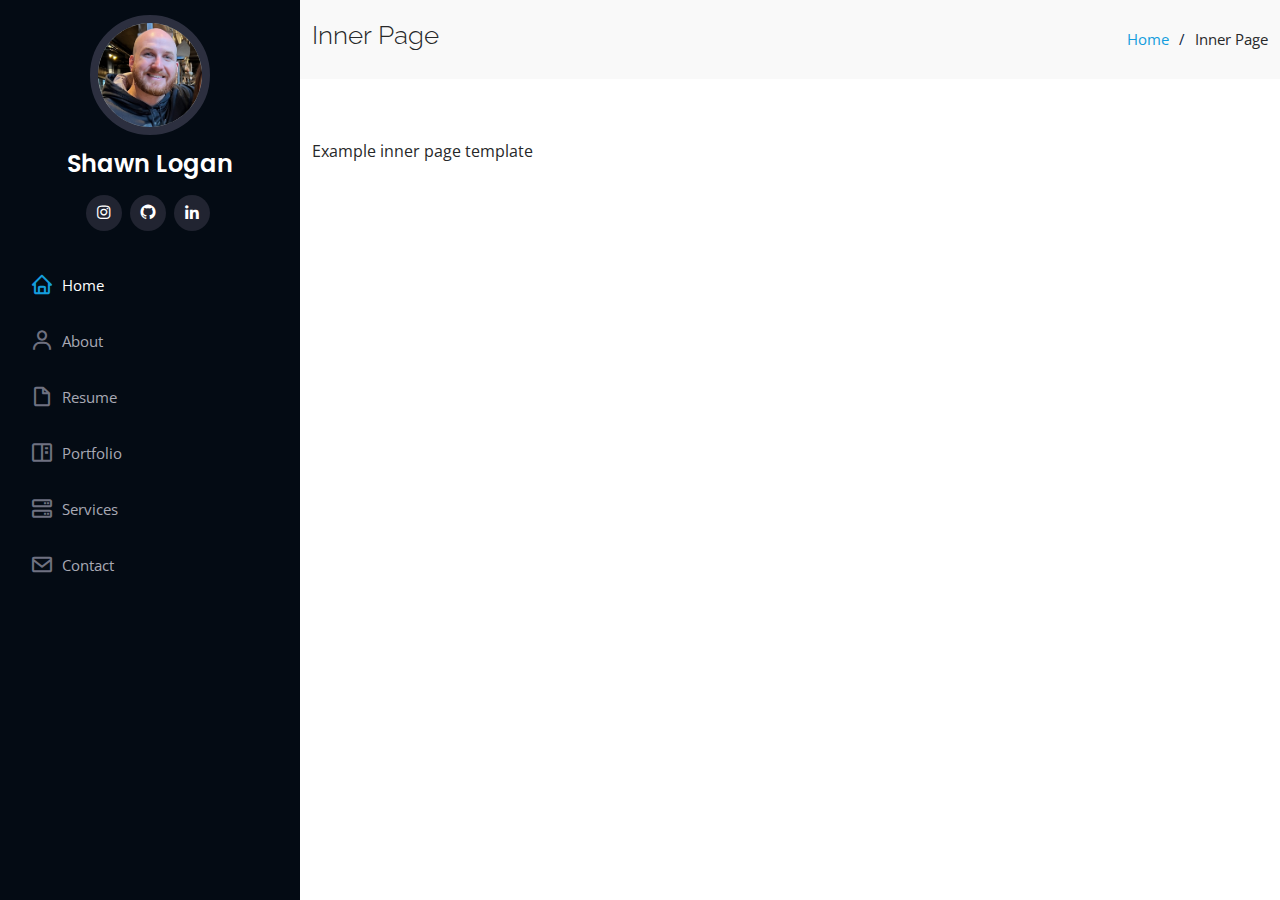
<file: inner-page.html>
<!DOCTYPE html>
<html lang="en">

<head>
  <meta charset="utf-8">
  <meta content="width=device-width, initial-scale=1.0" name="viewport">

  <title>Inner Page</title>
  <meta content="" name="description">
  <meta content="" name="keywords">

  <!-- Favicons -->
  <link href="assets/img/favicon.png" rel="icon">
  <link href="assets/img/apple-touch-icon.png" rel="apple-touch-icon">

  <!-- Google Fonts -->
  <link href="https://fonts.googleapis.com/css?family=Open+Sans:300,300i,400,400i,600,600i,700,700i|Raleway:300,300i,400,400i,500,500i,600,600i,700,700i|Poppins:300,300i,400,400i,500,500i,600,600i,700,700i" rel="stylesheet">

  <!-- Vendor CSS Files -->
  <link href="assets/vendor/aos/aos.css" rel="stylesheet">
  <link href="assets/vendor/bootstrap/css/bootstrap.min.css" rel="stylesheet">
  <link href="assets/vendor/bootstrap-icons/bootstrap-icons.css" rel="stylesheet">
  <link href="assets/vendor/boxicons/css/boxicons.min.css" rel="stylesheet">
  <link href="assets/vendor/glightbox/css/glightbox.min.css" rel="stylesheet">
  <link href="assets/vendor/swiper/swiper-bundle.min.css" rel="stylesheet">

  <!-- Template Main CSS File -->
  <link href="assets/css/style.css" rel="stylesheet">

</head>

<body>

  <!-- ======= Mobile nav toggle button ======= -->
  <i class="bi bi-list mobile-nav-toggle d-xl-none"></i>

  <!-- ======= Header ======= -->
  <header id="header">
    <div class="d-flex flex-column">

      <div class="profile">
        <img src="assets/img/profile-img.jpg" alt="" class="img-fluid rounded-circle">
        <h1 class="text-light"><a href="index.html">Shawn Logan</a></h1>
        <div class="social-links mt-3 text-center">
          <a href="https://www.instagram.com/lawnshogan" class="instagram" target="_blank"><i class="bx bxl-instagram"></i></a>
          <a href="https://github.com/lawnshogan" class="github" target="_blank"><i class="bx bxl-github"></i></a>
          <a href="https://www.linkedin.com/in/shawn-logan" class="linkedin" target="_blank"><i class="bx bxl-linkedin"></i></a>
        </div>
      </div>

      <nav id="navbar" class="nav-menu navbar">
        <ul>
          <li><a href="#hero" class="nav-link scrollto active"><i class="bx bx-home"></i> <span>Home</span></a></li>
          <li><a href="#about" class="nav-link scrollto"><i class="bx bx-user"></i> <span>About</span></a></li>
          <li><a href="#resume" class="nav-link scrollto"><i class="bx bx-file-blank"></i> <span>Resume</span></a></li>
          <li><a href="#portfolio" class="nav-link scrollto"><i class="bx bx-book-content"></i> <span>Portfolio</span></a></li>
          <li><a href="#services" class="nav-link scrollto"><i class="bx bx-server"></i> <span>Services</span></a></li>
          <li><a href="#contact" class="nav-link scrollto"><i class="bx bx-envelope"></i> <span>Contact</span></a></li>
        </ul>
      </nav><!-- .nav-menu -->
    </div>
  </header><!-- End Header -->

  <main id="main">

    <!-- ======= Breadcrumbs ======= -->
    <section class="breadcrumbs">
      <div class="container">

        <div class="d-flex justify-content-between align-items-center">
          <h2>Inner Page</h2>
          <ol>
            <li><a href="index.html">Home</a></li>
            <li>Inner Page</li>
          </ol>
        </div>

      </div>
    </section><!-- End Breadcrumbs -->

    <section class="inner-page">
      <div class="container">
        <p>
          Example inner page template
        </p>
      </div>
    </section>

  </main><!-- End #main -->


  <a href="#" class="back-to-top d-flex align-items-center justify-content-center"><i class="bi bi-arrow-up-short"></i></a>

  <!-- Vendor JS Files -->
  <script src="assets/vendor/purecounter/purecounter_vanilla.js"></script>
  <script src="assets/vendor/aos/aos.js"></script>
  <script src="assets/vendor/bootstrap/js/bootstrap.bundle.min.js"></script>
  <script src="assets/vendor/glightbox/js/glightbox.min.js"></script>
  <script src="assets/vendor/isotope-layout/isotope.pkgd.min.js"></script>
  <script src="assets/vendor/swiper/swiper-bundle.min.js"></script>
  <script src="assets/vendor/typed.js/typed.min.js"></script>
  <script src="assets/vendor/waypoints/noframework.waypoints.js"></script>
  <script src="assets/vendor/php-email-form/validate.js"></script>

  <!-- Template Main JS File -->
  <script src="assets/js/main.js"></script>

</body>

</html>
</file>
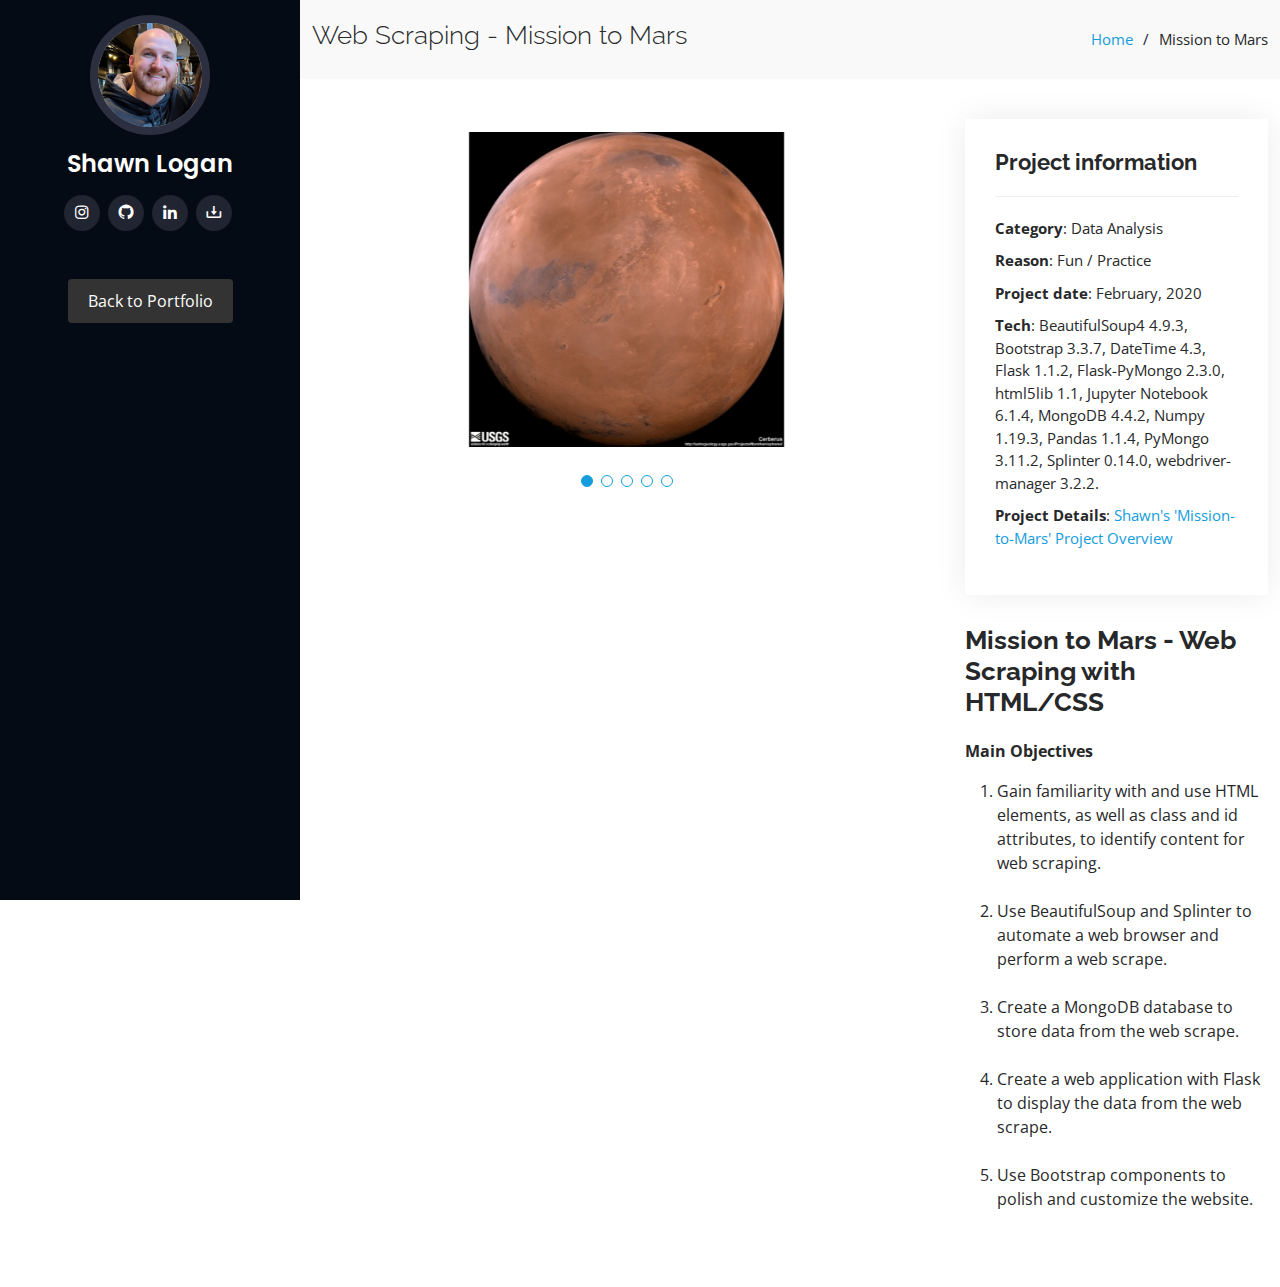
<file: Mars_WebScraping.html>
<!DOCTYPE html>
<html lang="en">

<head>
  <meta charset="utf-8">
  <meta content="width=device-width, initial-scale=1.0" name="viewport">

  <title>Portfolio Details</title>
  <meta content="" name="description">
  <meta content="" name="keywords">

  <!-- Favicons -->
  <link href="assets/img/favicon.png" rel="icon">
  <link href="assets/img/apple-touch-icon.png" rel="apple-touch-icon">

  <!-- Google Fonts -->
  <link href="https://fonts.googleapis.com/css?family=Open+Sans:300,300i,400,400i,600,600i,700,700i|Raleway:300,300i,400,400i,500,500i,600,600i,700,700i|Poppins:300,300i,400,400i,500,500i,600,600i,700,700i" rel="stylesheet">

  <!-- Vendor CSS Files -->
  <link href="assets/vendor/aos/aos.css" rel="stylesheet">
  <link href="assets/vendor/bootstrap/css/bootstrap.min.css" rel="stylesheet">
  <link href="assets/vendor/bootstrap-icons/bootstrap-icons.css" rel="stylesheet">
  <link href="assets/vendor/boxicons/css/boxicons.min.css" rel="stylesheet">
  <link href="assets/vendor/glightbox/css/glightbox.min.css" rel="stylesheet">
  <link href="assets/vendor/swiper/swiper-bundle.min.css" rel="stylesheet">

  <!-- Template Main CSS File -->
  <link href="assets/css/style.css" rel="stylesheet">


</head>

<body>

  <!-- ======= Mobile nav toggle button ======= -->
  <i class="bi bi-list mobile-nav-toggle d-xl-none"></i>

  <!-- ======= Header ======= -->
  <header id="header">
    <div class="d-flex flex-column">

      <div class="profile">
        <img src="assets/img/profile-img.jpg" alt="" class="img-fluid rounded-circle">
        <h1 class="text-light"><a href="index.html">Shawn Logan</a></h1>
        <div class="social-links mt-3 text-center">
          <a href="https://www.instagram.com/lawnshogan" class="instagram" target="_blank" title="Instagram"><i class="bx bxl-instagram"></i></a>
          <a href="https://github.com/lawnshogan" class="github" target="_blank" title="GitHub"><i class="bx bxl-github"></i></a>
          <a href="https://www.linkedin.com/in/shawn-logan" class="linkedin" target="_blank" title="LinkedIn"><i class="bx bxl-linkedin"></i></a>
          <a href="INSET RESUME URL FROM GOOGLE" class="download" target="_blank" title="Download Resume"><i class="bx bx-download"></i></a>
          <br><br><br><button class="back-btn" onclick="window.location.replace('index.html#portfolio')">Back to Portfolio</button>

        </div>
        
        
      </div>
        
        
      </div>

      <nav id="navbar" class="nav-menu navbar">

      </nav><!-- .nav-menu -->
    </div>
  </header><!-- End Header -->

  <main id="main">

    <!-- ======= Breadcrumbs ======= -->
    <section id="breadcrumbs" class="breadcrumbs">
      <div class="container">

        <div class="d-flex justify-content-between align-items-center">
          <h2>Web Scraping - Mission to Mars</h2>
          <ol>
            <li><a href="index.html">Home</a></li>
            <li>Mission to Mars</li>
          </ol>
        </div>

      </div>
    </section><!-- End Breadcrumbs -->

    <!-- ======= Portfolio Details Section ======= -->
    <section id="portfolio-details" class="portfolio-details">
      <div class="container">

        <div class="row gy-4">

          <div class="col-lg-8">
            <div class="portfolio-details-slider swiper">
              <div class="swiper-wrapper align-items-center">

                <div class="swiper-slide" style="display: flex; justify-content: center;">
                  <img src="assets/img/portfolio/1.4.1.JPG" alt="" style="width: 50%; height: auto;">
                </div>

                <div class="swiper-slide" style="display: flex; justify-content: center;">
                  <img src="assets/img/portfolio/1.4.2.JPG" alt="" style="width: 50%; height: auto;">
                </div>

                <div class="swiper-slide" style="display: flex; justify-content: center;">
                  <img src="assets/img/portfolio/1.4.3.JPG" alt="" style="width: 50%; height: auto;">
                </div>

                <div class="swiper-slide" style="display: flex; justify-content: center;">
                  <img src="assets/img/portfolio/1.4.4.JPG" alt="" style="width: 50%; height: auto;">
                </div>

                <div class="swiper-slide" style="display: flex; justify-content: center;">
                  <img src="assets/img/portfolio/MP.JPG" alt="" style="width: 50%; height: auto;">
                </div>

              </div>
              <div class="swiper-pagination"></div>
            </div>
          </div>

          <div class="col-lg-4">
            <div class="portfolio-info">
              <h3>Project information</h3>
              <ul>
                <li><strong>Category</strong>: Data Analysis</li>
                <li><strong>Reason</strong>: Fun / Practice</li>
                <li><strong>Project date</strong>: February, 2020</li>
                <li><strong>Tech</strong>: BeautifulSoup4 4.9.3, Bootstrap 3.3.7, DateTime 4.3, Flask 1.1.2, Flask-PyMongo 2.3.0, html5lib 1.1, Jupyter Notebook 6.1.4, MongoDB 4.4.2, Numpy 1.19.3, Pandas 1.1.4, PyMongo 3.11.2, Splinter 0.14.0, webdriver-manager 3.2.2.</li>
                <li><strong>Project Details</strong>: <a href="https://github.com/lawnshogan/Mission-to-Mars-Web-Scraping" target="_blank">Shawn's 'Mission-to-Mars' Project Overview</a></li>

              </ul>
            </div>
            <div class="portfolio-description">
              <h2>Mission to Mars - Web Scraping with HTML/CSS</h2>
              <p><strong>Main Objectives</strong>
                <ol>
                  <li>Gain familiarity with and use HTML elements, as well as class and id attributes, to identify content for web scraping.</li><br>
                  <li>Use BeautifulSoup and Splinter to automate a web browser and perform a web scrape.</li><br>
                  <li>Create a MongoDB database to store data from the web scrape.</li><br>
                  <li>Create a web application with Flask to display the data from the web scrape.</li><br>
                  <li>Use Bootstrap components to polish and customize the website.</li>
                </ol>

              </p>
            </div>
          </div>

        </div>

      </div>
    </section><!-- End Portfolio Details Section -->

  </main><!-- End #main -->


  <a href="#" class="back-to-top d-flex align-items-center justify-content-center"><i class="bi bi-arrow-up-short"></i></a>

  <!-- Vendor JS Files -->
  <script src="assets/vendor/purecounter/purecounter_vanilla.js"></script>
  <script src="assets/vendor/aos/aos.js"></script>
  <script src="assets/vendor/bootstrap/js/bootstrap.bundle.min.js"></script>
  <script src="assets/vendor/glightbox/js/glightbox.min.js"></script>
  <script src="assets/vendor/isotope-layout/isotope.pkgd.min.js"></script>
  <script src="assets/vendor/swiper/swiper-bundle.min.js"></script>
  <script src="assets/vendor/typed.js/typed.min.js"></script>
  <script src="assets/vendor/waypoints/noframework.waypoints.js"></script>
  <script src="assets/vendor/php-email-form/validate.js"></script>

  <!-- Template Main JS File -->
  <script src="assets/js/main.js"></script>

</body>

</html>
</file>
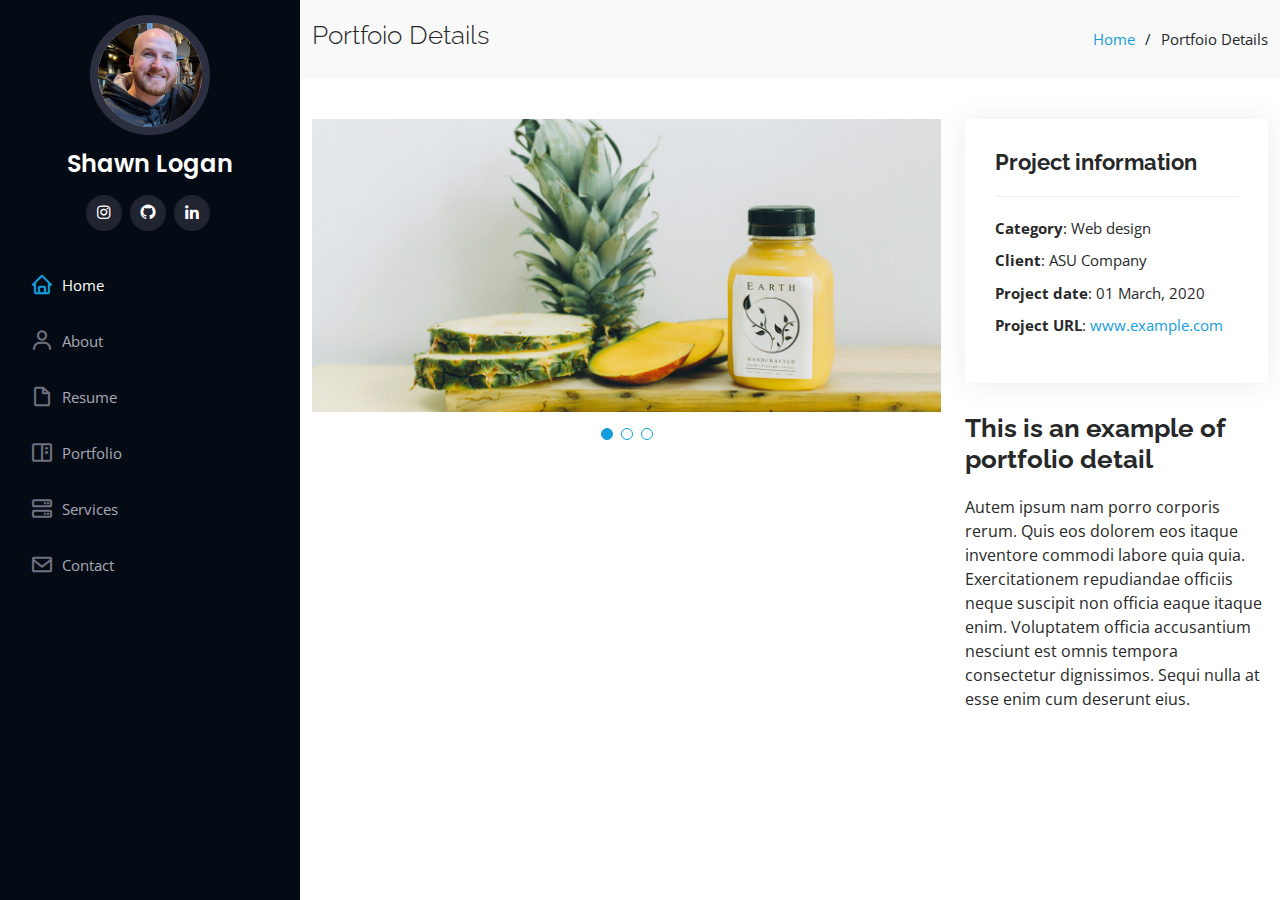
<file: portfolio-details.html>
<!DOCTYPE html>
<html lang="en">

<head>
  <meta charset="utf-8">
  <meta content="width=device-width, initial-scale=1.0" name="viewport">

  <title>Portfolio Details</title>
  <meta content="" name="description">
  <meta content="" name="keywords">

  <!-- Favicons -->
  <link href="assets/img/favicon.png" rel="icon">
  <link href="assets/img/apple-touch-icon.png" rel="apple-touch-icon">

  <!-- Google Fonts -->
  <link href="https://fonts.googleapis.com/css?family=Open+Sans:300,300i,400,400i,600,600i,700,700i|Raleway:300,300i,400,400i,500,500i,600,600i,700,700i|Poppins:300,300i,400,400i,500,500i,600,600i,700,700i" rel="stylesheet">

  <!-- Vendor CSS Files -->
  <link href="assets/vendor/aos/aos.css" rel="stylesheet">
  <link href="assets/vendor/bootstrap/css/bootstrap.min.css" rel="stylesheet">
  <link href="assets/vendor/bootstrap-icons/bootstrap-icons.css" rel="stylesheet">
  <link href="assets/vendor/boxicons/css/boxicons.min.css" rel="stylesheet">
  <link href="assets/vendor/glightbox/css/glightbox.min.css" rel="stylesheet">
  <link href="assets/vendor/swiper/swiper-bundle.min.css" rel="stylesheet">

  <!-- Template Main CSS File -->
  <link href="assets/css/style.css" rel="stylesheet">


</head>

<body>

  <!-- ======= Mobile nav toggle button ======= -->
  <i class="bi bi-list mobile-nav-toggle d-xl-none"></i>

  <!-- ======= Header ======= -->
  <header id="header">
    <div class="d-flex flex-column">

      <div class="profile">
        <img src="assets/img/profile-img.jpg" alt="" class="img-fluid rounded-circle">
        <h1 class="text-light"><a href="index.html">Shawn Logan</a></h1>
        <div class="social-links mt-3 text-center">
          <a href="https://www.instagram.com/lawnshogan" class="instagram" target="_blank"><i class="bx bxl-instagram"></i></a>
          <a href="https://github.com/lawnshogan" class="github" target="_blank"><i class="bx bxl-github"></i></a>
          <a href="https://www.linkedin.com/in/shawn-logan" class="linkedin" target="_blank"><i class="bx bxl-linkedin"></i></a>
        </div>
      </div>

      <nav id="navbar" class="nav-menu navbar">
        <ul>
          <li><a href="#hero" class="nav-link scrollto active"><i class="bx bx-home"></i> <span>Home</span></a></li>
          <li><a href="#about" class="nav-link scrollto"><i class="bx bx-user"></i> <span>About</span></a></li>
          <li><a href="#resume" class="nav-link scrollto"><i class="bx bx-file-blank"></i> <span>Resume</span></a></li>
          <li><a href="#portfolio" class="nav-link scrollto"><i class="bx bx-book-content"></i> <span>Portfolio</span></a></li>
          <li><a href="#services" class="nav-link scrollto"><i class="bx bx-server"></i> <span>Services</span></a></li>
          <li><a href="#contact" class="nav-link scrollto"><i class="bx bx-envelope"></i> <span>Contact</span></a></li>
        </ul>
      </nav><!-- .nav-menu -->
    </div>
  </header><!-- End Header -->

  <main id="main">

    <!-- ======= Breadcrumbs ======= -->
    <section id="breadcrumbs" class="breadcrumbs">
      <div class="container">

        <div class="d-flex justify-content-between align-items-center">
          <h2>Portfoio Details</h2>
          <ol>
            <li><a href="index.html">Home</a></li>
            <li>Portfoio Details</li>
          </ol>
        </div>

      </div>
    </section><!-- End Breadcrumbs -->

    <!-- ======= Portfolio Details Section ======= -->
    <section id="portfolio-details" class="portfolio-details">
      <div class="container">

        <div class="row gy-4">

          <div class="col-lg-8">
            <div class="portfolio-details-slider swiper">
              <div class="swiper-wrapper align-items-center">

                <div class="swiper-slide">
                  <img src="assets/img/portfolio/portfolio-details-1.jpg" alt="">
                </div>

                <div class="swiper-slide">
                  <img src="assets/img/portfolio/portfolio-details-2.jpg" alt="">
                </div>

                <div class="swiper-slide">
                  <img src="assets/img/portfolio/portfolio-details-3.jpg" alt="">
                </div>

              </div>
              <div class="swiper-pagination"></div>
            </div>
          </div>

          <div class="col-lg-4">
            <div class="portfolio-info">
              <h3>Project information</h3>
              <ul>
                <li><strong>Category</strong>: Web design</li>
                <li><strong>Client</strong>: ASU Company</li>
                <li><strong>Project date</strong>: 01 March, 2020</li>
                <li><strong>Project URL</strong>: <a href="#">www.example.com</a></li>
              </ul>
            </div>
            <div class="portfolio-description">
              <h2>This is an example of portfolio detail</h2>
              <p>
                Autem ipsum nam porro corporis rerum. Quis eos dolorem eos itaque inventore commodi labore quia quia. Exercitationem repudiandae officiis neque suscipit non officia eaque itaque enim. Voluptatem officia accusantium nesciunt est omnis tempora consectetur dignissimos. Sequi nulla at esse enim cum deserunt eius.
              </p>
            </div>
          </div>

        </div>

      </div>
    </section><!-- End Portfolio Details Section -->

  </main><!-- End #main -->


  <a href="#" class="back-to-top d-flex align-items-center justify-content-center"><i class="bi bi-arrow-up-short"></i></a>

  <!-- Vendor JS Files -->
  <script src="assets/vendor/purecounter/purecounter_vanilla.js"></script>
  <script src="assets/vendor/aos/aos.js"></script>
  <script src="assets/vendor/bootstrap/js/bootstrap.bundle.min.js"></script>
  <script src="assets/vendor/glightbox/js/glightbox.min.js"></script>
  <script src="assets/vendor/isotope-layout/isotope.pkgd.min.js"></script>
  <script src="assets/vendor/swiper/swiper-bundle.min.js"></script>
  <script src="assets/vendor/typed.js/typed.min.js"></script>
  <script src="assets/vendor/waypoints/noframework.waypoints.js"></script>
  <script src="assets/vendor/php-email-form/validate.js"></script>

  <!-- Template Main JS File -->
  <script src="assets/js/main.js"></script>

</body>

</html>
</file>
<file: master/next-level-effects/css/style.css>
#service_box_section{
  background-color: blue;
  position: relative;
  text-align: center;
  
}

.service_box_container{
  width: 15em;
  height: auto;
  padding: 2em;
  display: inline-block;
  vertical-align: top;
  margin-left: 0.5em;
  margin-right: 0.5em;
}

.service_box_warpper{
  width: 100%;
  height: 100%;
}

.image_box{
  width: 15em;
  height: 15em;
  background-color: #95989A;
  position: relative;
}

.image_box:after{
  content:'';
  width:75%;
  height:2px;
  background:#95989A;
  position:absolute;
  top:-15px;
  right: -15px;
}

.image_box:before{
  content:'';
  width:2px;
  height:75%;
  background:#95989A;
  position:absolute;
  top:-15px;
  right: -15px;
}

.service_box_wrapper h3{
  margin-top: 1em;
  margin-bottom: 0em;
  color: grey;
  padding: 0;
  text-align: left;
  position: relative;
}

.service_box_wrapper span{
  margin-top: 1em;
  color: grey;
  text-align: left;
  position: relative;
  display: block;
}
</file>
<file: master/next-level-effects/css/demo.css>
/* ******************************************************
	Author URI: https://codeconvey.com/
	Demo Purpose Only - May not require to add.
	font-family: "Raleway",sans-serif;
*********************************************************/

@import url('https://fonts.googleapis.com/css?family=Raleway:400,500,600,700,800,900');



html {
  box-sizing: border-box;
}
*, *:before, *:after {
  box-sizing: inherit;
}

article, header, section, aside, details, figcaption, figure, footer, header, hgroup, main, nav, section, summary {
    display: block;
}
body {
    background:#fff none repeat scroll 0 0;
    color: #222;
    font-size: 100%;
    line-height: 24px;
    margin: 0;
	padding:0;
	font-family: "Raleway",sans-serif;
}
a{
	font-family: "Raleway",sans-serif;
	text-decoration: none;
	outline: none;
}
a:hover, a:focus {
	color: #373e18;
}
section {
    float: left;
    width: 100%;
	padding-bottom:3em;
}
h2 {
    color: #1a0e0e;
    font-size: 26px;
    font-weight: 700;
    margin: 0;
    line-height: normal;
	text-transform:uppercase;
}
h2 span {
    display: block;
    padding: 0;
    font-size: 18px;
    opacity: 0.7;
    margin-top: 5px;
	text-transform:uppercase;
}

#float-right{
	float:right;
}

/* ******************************************************
	Script Top
*********************************************************/

.ScriptTop {
    background: #e2e2e2 none repeat scroll 0 0;
    float: left;
    font-size: 0.69em;
    font-weight: 600;
    line-height: 2.2;
    padding: 12px 0;
    text-transform: uppercase;
    width: 100%;
}

/* To Navigation Style 1*/
.ScriptTop ul {
    margin: 24px 0;
    padding: 0;
    text-align: left;
}
.ScriptTop li{
	list-style:none;
	display:inline-block;
}
.ScriptTop li a {
    background: #6a4aed none repeat scroll 0 0;
    color: #fff;
    display: inline-block;
    font-size: 14px;
    font-weight: 600;
    padding: 5px 18px;
    text-decoration: none;
    text-transform: capitalize;
}
.ScriptTop li a:hover{
	background:#000;
	color:#fff;
}


/* ******************************************************
	Script Header
*********************************************************/

.ScriptHeader {
    float: left;
    width: 100%;
    padding: 2em 0;
}
.rt-heading {
    margin: 0 auto;
	text-align:center;
}
.Scriptcontent{
	line-height:28px;
	text-align: center;
}
.Scriptcontent ul {
  display: table;
  text-align: center;
  margin: 0 auto;
  text-align: left;
}
.Scriptcontent li {
  margin: 10px 0;
}
.Scriptcontent li a {
  font-size: 18px;
}


.ScriptHeader h1{
	font-family: "brandon-grotesque", "Brandon Grotesque", "Source Sans Pro", "Segoe UI", Frutiger, "Frutiger Linotype", "Dejavu Sans", "Helvetica Neue", Arial, sans-serif;
  text-rendering: optimizeLegibility;
  -webkit-font-smoothing: antialiased;
    color: #6a4aed;
    font-size: 26px;
    font-weight: 700;
    margin: 0;
    line-height: normal;
	text-transform: uppercase;

}
.ScriptHeader h2 {
    color: #312c8f;
    font-size: 20px;
    font-weight: 400;
    margin: 5px 0 0;
    line-height: normal;

}
.ScriptHeader h1 span {
    display: block;
    padding: 0;
    font-size: 22px;
    opacity: 0.7;
    margin-top: 5px;

}
.ScriptHeader span {
    display: block;
    padding: 0;
    font-size: 22px;
    opacity: 0.7;
    margin-top: 5px;
}




/* ******************************************************
	Live Demo
*********************************************************/





/* ******************************************************
	Responsive Grids
*********************************************************/

.rt-container {
	margin: 0 auto;
	padding-left:12px;
	padding-right:12px;
}
.rt-row:before, .rt-row:after {
  display: table;
  line-height: 0;
  content: "";
}

.rt-row:after {
  clear: both;
}
[class^="col-rt-"] {
  box-sizing: border-box;
  -webkit-box-sizing: border-box;
  -moz-box-sizing: border-box;
  -o-box-sizing: border-box;
  -ms-box-sizing: border-box;
  padding: 0 15px;
  min-height: 1px;
  position: relative;
}


@media (min-width: 768px) {
  .rt-container {
    width: 750px;
  }
  [class^="col-rt-"] {
    float: left;
    width: 49.9999999999%;
  }
  .col-rt-6, .col-rt-12 {
    width: 100%;
  }

}

@media (min-width: 1200px) {
	.rt-container {
		width: 1170px;
	}
	.col-rt-1 {
		width:16.6%;
	}
	.col-rt-2 {
		width:30.33%;
	}
	.col-rt-3 {
		width:50%;
	}
	.col-rt-4 {
		width: 67.664%;
	}
	.col-rt-5 {
		width: 83.33%;
	}


}

@media only screen and (min-width:240px) and (max-width: 768px){
	 .ScriptTop h1, .ScriptTop ul {
		text-align: center;
	}
	.ScriptTop h1{
		margin-top:0;
		margin-bottom:15px;
	}
	.ScriptTop ul{
		 margin-top:12px;
	}

	.ScriptHeader h1,
	.ScriptHeader h2,
	.scriptnav ul{
		text-align:center;
	}
	.scriptnav ul{
		 margin-top:12px;
	}
	#float-right{
		float:none;
	}

}
</file>
<file: master/next-level-effects/cube_hover_animation/public/styles/root.css>
* {
  margin: 0;
  padding: 0;
  box-sizing: border-box;
}

body {
  /* display: flex;
  justify-content: center;
  align-items: center; */
  min-height: 100vh;

  /* background: #ffeb3b; */
}
</file>
<file: master/next-level-effects/cube_hover_animation/public/styles/cube.css>
.container,
.row,
.cube {
  position: relative;
}

.container {
  height: 100vh;
  overflow: hidden;
}

.row {
  display: inline-flex;
  margin-top: -45px;
}

.row:nth-child(even) {
  margin-top: -45px;
  margin-left: -75px;
}

.cube {
  width: 150px;
  height: 150px;
}

.cube > span {
  position: absolute;
  top: 0;
  left: 0;
  display: block;
  width: 100%;
  height: 100%;
  
  background-color: #fff;

  transition: 2s;

  animation: cube-animation 10s linear infinite;
}

@keyframes cube-animation {
  0% {
    filter: hue-rotate(0deg);
  }

  100% {
    filter: hue-rotate(360deg);
  }
}

.cube:hover > span {
  background-color: #03a9f4;
  transition: 0s;
}

.cube > span:nth-child(1) {
  clip-path: polygon(50% 0%, 100% 25%, 50% 50%, 0% 25%);
}

.cube > span:nth-child(2) {
  clip-path: polygon(0% 75%, 50% 100%, 50% 50%, 0% 25%);
}

.cube > span:nth-child(2)::before {
  content: '';
  position: absolute;
  top: 0;
  left: 0;
  width: 100%;
  height: 100%;
  background-color: rgba(0,0,0,0.1);
  
  clip-path: polygon(0% 75%, 50% 100%, 50% 50%, 0% 25%);
}

.cube > span:nth-child(3) {
  clip-path: polygon(100% 75%, 50% 100%, 50% 50%, 100% 25%);
}

.cube > span:nth-child(3)::before {
  content: '';
  position: absolute;
  top: 0;
  left: 0;
  width: 100%;
  height: 100%;
  background-color: rgba(0,0,0,0.05);
  
  clip-path: polygon(100% 75%, 50% 100%, 50% 50%, 100% 25%);
}
</file>
<file: master/next-level-effects/hexagon_border-hover/public/styles/root.css>
* {
  margin: 0;
  padding: 0;
  box-sizing: border-box;
}

body{
  min-height: 100vh;
  background-color: #000;
  overflow: hidden;
}
</file>
<file: master/next-level-effects/hexagon_border-hover/public/styles/hexagon.css>
.hexagon {
  position: relative;
  width: 100px;
  height: 110px;
  background-color: #111;
  margin: 2px;
  
  /* Create a hexagon */
  clip-path: polygon(50% 0%, 100% 25%, 100% 75%, 50% 100%, 0% 75%, 0% 25%);
  
  transition: 2s;
}

.hexagon::before {
  content: '';
  position: absolute;
  top: 0;
  left: 0;
  width: 50%;
  height: 100%;
  pointer-events: none;
  background-color: rgba(255,255,255,0.02);
  z-index: 1000;
}
</file>
<file: master/next-level-effects/hexagon_border-hover/public/styles/container.css>
.container {
  position: relative;
  height: 100vh;
  overflow: hidden;
  z-index: 2;
}

.row {
  display: inline-flex;
  margin-top: -32px;
  margin-left: -50px;
}

/* :nth-child(even) => Estudar Depois */
.row:nth-child(even) {
  margin-left: 1px;
}
</file>
<file: master/next-level-effects/hexagon_border-hover/public/styles/cursor.css>
#cursor {
  position: absolute;
  top: 0;
  left: 0;
  width: 400px;
  height: 400px;
  background-color: #0f0;
  border-radius: 50%;
  transform: translate(-50%, -50%);
  animation: cursor-animation 4s linear infinite;
  z-index: 1;
}

@keyframes cursor-animation {
  0% {
    filter: hue-rotate(0deg) blur(50px);
  }
  100% {
    filter: hue-rotate(360deg) blur(50px);
  }
}
</file>
<file: master/next-level-effects/rain_effect/public/styles/root.css>
* {
  margin: 0;
  padding: 0;
  box-sizing: border-box;
}

section {
  position: relative;
  width: 100%;
  height: 100vh;
  background-image: url('../assets/bg.jpg');
  background-size: cover;
  animation: bg-animation 2s linear infinite;
}

section::before {
  content: '';
  position: absolute;
  top: 0;
  left: 0;
  width: 100%;
  height: 100%;
  background: url('../assets/rain.png');
  animation: rain-animation .2s linear infinite;
}

@keyframes rain-animation {
  0% {
    background-position: 0 0;
  }
  
  100% {
    background-position: 20% 100% ;
  }
}

@keyframes bg-animation {
  0% {
    filter: hue-rotate(0deg); /* Estudar Depois */
  }

  100% {
    filter: hue-rotate(360deg);
  }
}
</file>
<file: master/next-level-effects/scrolling_text/public/styles/root.css>
* {
  margin: 0;
  padding: 0;
  box-sizing: border-box;
}

body {
  font-family: 'Source Sans Pro', sans-serif;
}
</file>
<file: master/next-level-effects/scrolling_text/public/styles/scrolling-text.css>
section {
  position: relative;
  width: 100%;
  height: 100vh;
  display: flex;
  overflow: hidden;
}

section > div {
  position: relative;
  width: 50%;
  background-color: #20506b;
  overflow: hidden;
}

section > div:nth-child(1) {
  position: relative;
  width: 50%;
  background-image: url('../../assets/img.jpg');
  background-size: cover;
  overflow: hidden;
}

section > div:nth-child(1) > h2 {
  -webkit-text-stroke: 2px; /*Estudar Depois*/
  -webkit-text-stroke-color: #fff; /*Estudar Depois*/
  -webkit-text-fill-color: transparent; /*Estudar Depois*/
  left: 100%;
}

section > div > h2 {
  position: absolute;
  white-space: nowrap;
  font-size: 12em;
  line-height: 100vh;
  color: #fff;
  animation: scrolling-text-animation 60s linear infinite;
}

@keyframes scrolling-text-animation {
  0% {
    transform: translateX(0);
  }
  100% {
    transform: translateX(-100%);
  }
}
</file>
<file: master/next-level-effects/wavy_cycles_loading/public/styles/root.css>
* {
  margin: 0;
  padding: 0;
}

body {
  display: flex;
  align-items: center;
  justify-content: center;
  min-height: 100vh;
  background-color: #89179e;
}
</file>
<file: master/next-level-effects/wavy_cycles_loading/public/styles/loader.css>
.loader {
  position: relative;
  width: 300px;
  height: 300px;
  transform-style: preserve-3d; /* Estudar depois */
  transform: perspective(500px) rotateX(60deg); /* Estudar depois */
}

.loader > span {
  position: absolute;
  display: block;
  border: 2px solid #fff;
  box-sizing: border-box;
  border-radius: 50%;
  animation: wavy-animation 3s ease-in-out infinite;
}

@keyframes wavy-animation {
  0%,
  100% {
    transform: translateZ(-100px); /* Estudar Depois */
  }
  
  50% {
    transform: translateZ(100px); /* Estudar Depois */
  }
}

.loader > span:nth-child(1) {
  top: 0;
  left: 0;
  bottom: 0;
  right: 0;
  animation-delay: 1.4s;
}

.loader > span:nth-child(2) {
  top: 10px;
  left: 10px;
  bottom: 10px;
  right: 10px;
  animation-delay: 1.3s;
}

.loader > span:nth-child(3) {
  top: 20px;
  left: 20px;
  bottom: 20px;
  right: 20px;
  animation-delay: 1.2s;
}

.loader > span:nth-child(4) {
  top: 30px;
  left: 30px;
  bottom: 30px;
  right: 30px;
  animation-delay: 1.1s;
}

.loader > span:nth-child(5) {
  top: 40px;
  left: 40px;
  bottom: 40px;
  right: 40px;
  animation-delay: 1s;
}

.loader > span:nth-child(6) {
  top: 50px;
  left: 50px;
  bottom: 50px;
  right: 50px;
  animation-delay: 0.9s;
}

.loader > span:nth-child(7) {
  top: 60px;
  left: 60px;
  bottom: 60px;
  right: 60px;
  animation-delay: 0.8s;
}

.loader > span:nth-child(8) {
  top: 70px;
  left: 70px;
  bottom: 70px;
  right: 70px;
  animation-delay: 0.7s;
}

.loader > span:nth-child(9) {
  top: 80px;
  left: 80px;
  bottom: 80px;
  right: 80px;
  animation-delay: 0.6s;
}

.loader > span:nth-child(10) {
  top: 90px;
  left: 90px;
  bottom: 90px;
  right: 90px;
  animation-delay: 0.5s;
}

.loader > span:nth-child(11) {
  top: 100px;
  left: 100px;
  bottom: 100px;
  right: 100px;
  animation-delay: 0.4s;
}

.loader > span:nth-child(12) {
  top: 110px;
  left: 110px;
  bottom: 110px;
  right: 110px;
  animation-delay: 0.3s;
}

.loader > span:nth-child(13) {
  top: 120px;
  left: 120px;
  bottom: 120px;
  right: 120px;
  animation-delay: 0.2s;
}

.loader > span:nth-child(14) {
  top: 130px;
  left: 130px;
  bottom: 130px;
  right: 130px;
  animation-delay: 0.1s;
}

.loader > span:nth-child(15) {
  top: 140px;
  left: 140px;
  bottom: 140px;
  right: 140px;
  animation-delay: 0s;
}
</file>
<file: assets/css/container.css>
.container {
  position: relative;
  height: 100vh;
  overflow: hidden;
  animation: hexagon-animation 4s linear infinite;
}

.row {
  display: inline-flex;
  margin-top: -32px;
  margin-left: -50px;
}

/* :nth-child(even) => Estudar Depois */
.row:nth-child(even) {
  margin-left: 1px;
}

@keyframes hexagon-animation {
  0% {
    filter: hue-rotate(0deg)
  }
  100% {
    filter: hue-rotate(360deg)
  }
}
</file>
<file: assets/css/root.css>
* {
  margin: 0;
  padding: 0;
  box-sizing: border-box;
}

body{
  min-height: 100vh;
  background-color: #000;
}
</file>
<file: assets/css/hexagon.css>
.hexagon {
  position: relative;
  width: 100px;
  height: 110px;
  background-color: #111;
  margin: 1px;
  
  /* Create a hexagon */
  clip-path: polygon(50% 0%, 100% 25%, 100% 75%, 50% 100%, 0% 75%, 0% 25%);
  
  transition: 2s;
}

.hexagon:hover {
  transition: 0s;
  background-color: #0f0;
}

.hexagon::before {
  content: '';
  position: absolute;
  top: 0;
  left: 0;
  width: 50%;
  height: 100%;

  pointer-events: none;

  background-color: rgba(255,255,255,0.02);
}
</file>
<file: assets/css/style.css>
/**
* Template Name: iPortfolio - v3.10.0
* Template URL: https://bootstrapmade.com/iportfolio-bootstrap-portfolio-websites-template/
* Author: BootstrapMade.com
* License: https://bootstrapmade.com/license/
*/

/*--------------------------------------------------------------
# General
--------------------------------------------------------------*/
body {
  font-family: "Open Sans", sans-serif;
  color: #272829;
}

a {
  color: #149ddd;
  text-decoration: none;
}

a:hover {
  color: #37b3ed;
  text-decoration: none;
}

h1,
h2,
h3,
h4,
h5,
h6 {
  font-family: "Raleway", sans-serif;
}

/*--------------------------------------------------------------
# Back to top button
--------------------------------------------------------------*/
.back-to-top {
  position: fixed;
  visibility: hidden;
  opacity: 0;
  right: 15px;
  bottom: 15px;
  z-index: 996;
  width: 40px;
  height: 40px;
  border-radius: 50px;
  transition: all 0.4s;
  background: linear-gradient(to bottom, #b4b4b4, #313131);
}

.back-to-top:hover {
  background: linear-gradient(to bottom, #313131, #b4b4b4);
}

.back-to-top.active {
  visibility: visible;
  opacity: 1;
}

.back-to-top i {
  font-size: 28px;
  color: #fff;
  line-height: 0;
}

.back-to-top i:hover {
  cursor: pointer;
  stroke-width: 4px;
}

.back-to-top i:active {
  stroke-width: 8px;
}


/*--------------------------------------------------------------
# Header
--------------------------------------------------------------*/
#header {
  position: fixed;
  top: 0;
  left: 0;
  bottom: 0;
  width: 300px;
  transition: all ease-in-out 0.5s;
  z-index: 9997;
  transition: all 0.5s;
  padding: 0 15px;
  background: #040b14;
  overflow-y: auto;
}

#header .profile img {
  margin: 15px auto;
  display: block;
  width: 120px;
  border: 8px solid #2c2f3f;
}

#header .profile h1 {
  font-size: 24px;
  margin: 0;
  padding: 0;
  font-weight: 600;
  -moz-text-align-last: center;
  text-align-last: center;
  font-family: "Poppins", sans-serif;
}

#header .profile h1 a,
#header .profile h1 a:hover {
  color: #fff;
  text-decoration: none;
}

#header .profile .social-links a {
  font-size: 18px;
  display: inline-block;
  background: #212431;
  color: #fff;
  line-height: 1;
  padding: 8px 0;
  margin-right: 4px;
  border-radius: 50%;
  text-align: center;
  width: 36px;
  height: 36px;
  transition: 0.3s;
}

#header .profile .social-links a:hover {
  background: #149ddd;
  color: #fff;
  text-decoration: none;
}

#main {
  margin-left: 300px;
}

@media (max-width: 1199px) {
  #header {
    left: -300px;
  }

  #main {
    margin-left: 0;
  }
}

/*--------------------------------------------------------------
# Navigation Menu
--------------------------------------------------------------*/
/* Desktop Navigation */
.nav-menu {
  padding: 30px 0 0 0;
}

.nav-menu * {
  margin: 0;
  padding: 0;
  list-style: none;
}

.nav-menu>ul>li {
  position: relative;
  white-space: nowrap;
}

.nav-menu a,
.nav-menu a:focus {
  display: flex;
  align-items: center;
  color: #a8a9b4;
  padding: 12px 15px;
  margin-bottom: 8px;
  transition: 0.3s;
  font-size: 15px;
}

.nav-menu a i,
.nav-menu a:focus i {
  font-size: 24px;
  padding-right: 8px;
  color: #6f7180;
}

.nav-menu a:hover,
.nav-menu .active,
.nav-menu .active:focus,
.nav-menu li:hover>a {
  text-decoration: none;
  color: #fff;
}

.nav-menu a:hover i,
.nav-menu .active i,
.nav-menu .active:focus i,
.nav-menu li:hover>a i {
  color: #149ddd;
}

/* Mobile Navigation */
/* Option 3: Gradient Background */
.mobile-nav-toggle {
  position: fixed;
  right: 15px;
  top: 15px;
  z-index: 9998;
  border: 0;
  font-size: 24px;
  transition: all 0.4s;
  outline: none !important;
  background: linear-gradient(to right, #f1f1f1, #c7c7c7);
  width: 40px;
  height: 40px;
  display: inline-flex;
  align-items: center;
  justify-content: center;
  line-height: 0;
  border-radius: 50px;
  cursor: pointer;
}

.mobile-nav-toggle:hover {

  color: #000000;
}



.mobile-nav-active {
  overflow: hidden;
}

.mobile-nav-active #header {
  left: 0;
}



.nav-link:hover {
  border: 2px solid white;
}

.nav-link.active {
  background-color: transparent !important;
}



/*--------------------------------------------------------------
# Hero Section
--------------------------------------------------------------*/
#hero {
  width: 100%;
  height: 100vh;
  background: url("../img/hero-bg.jpg") top center;
  background-size: cover;
  display: flex;
  justify-content: center; /* horizontally center the hero container */
  align-items: center;
}

#hero:before {
  content: "";
  background: rgba(5, 13, 24, 0.3);
  position: absolute;
  bottom: 0;
  top: 0;
  left: 0;
  right: 0;
  z-index: 1;
}

#hero .hero-container {
  position: absolute;
  z-index: 2;
  min-width: 300px;
  top: 50%;
  right: 80px;
  transform: translateY(-50%);
  text-align: center;
}



#hero h1 {
  margin: 0 0 10px 0;
  font-size: 64px;
  font-weight: 700;
  line-height: 56px;
  color: #fff;
}

#hero p {
  color: #fff;
  margin-bottom: 50px;
  font-size: 26px;
  font-family: "Poppins", sans-serif;
}

#hero p span {
  color: #fff;
  padding-bottom: 4px;
  letter-spacing: 1px;
  border-bottom: 3px solid #149ddd;
}

@media (min-width: 1024px) {
  #hero {
    background-attachment: fixed;
  }
}

@media (max-width: 768px) {
  #hero h1 {
    font-size: 28px;
    line-height: 36px;
  }

  #hero h2 {
    font-size: 18px;
    line-height: 24px;
    margin-bottom: 30px;
  }
}




#hero {
 /* vertically center the hero container */
}

.hero-container {
 /* center the text inside the hero container */
}







/*--------------------------------------------------------------
# Sections General
--------------------------------------------------------------*/
section {
  padding: 60px 0;
  overflow: hidden;
}

.section-bg {
  background: #f5f8fd;
}

.section-title {
  padding-bottom: 30px;
}

.section-title h2 {
  font-size: 32px;
  font-weight: bold;
  margin-bottom: 20px;
  padding-bottom: 20px;
  position: relative;
  color: #173b6c;
}

.section-title h2::after {
  content: "";
  position: absolute;
  display: block;
  width: 50px;
  height: 3px;
  background: #149ddd;
  bottom: 0;
  left: 0;
}

.section-title p {
  margin-bottom: 0;
}

/*--------------------------------------------------------------
# About
--------------------------------------------------------------*/
.about .content h3 {
  font-weight: 700;
  font-size: 26px;
  color: #173b6c;
}

.about .content ul {
  list-style: none;
  padding: 0;
}

.about .content ul li {
  margin-bottom: 20px;
  display: flex;
  align-items: center;
}

.about .content ul strong {
  margin-right: 10px;
}

.about .content ul i {
  font-size: 16px;
  margin-right: 5px;
  color: #149ddd;
  line-height: 0;
}

.about .content p:last-child {
  margin-bottom: 0;
}

/*--------------------------------------------------------------
# Facts
--------------------------------------------------------------*/
.facts {
  padding-bottom: 30px;
}

.facts .count-box {
  padding: 30px;
  width: 100%;
}

.facts .count-box i {
  display: block;
  font-size: 44px;
  color: #149ddd;
  float: left;
  line-height: 0;
}

.facts .count-box span {
  font-size: 48px;
  line-height: 40px;
  display: block;
  font-weight: 700;
  color: #050d18;
  margin-left: 60px;
}

.facts .count-box p {
  padding: 15px 0 0 0;
  margin: 0 0 0 60px;
  font-family: "Raleway", sans-serif;
  font-size: 14px;
  color: #122f57;
}

.facts .count-box a {
  font-weight: 600;
  display: block;
  margin-top: 20px;
  color: #122f57;
  font-size: 15px;
  font-family: "Poppins", sans-serif;
  transition: ease-in-out 0.3s;
}

.facts .count-box a:hover {
  color: #1f5297;
}

/*--------------------------------------------------------------
# Skills
--------------------------------------------------------------*/
.skills .progress {
  height: 60px;
  display: block;
  background: none;
  border-radius: 0;
}

.skills .progress .skill {
  padding: 0;
  margin: 0 0 6px 0;
  text-transform: uppercase;
  display: block;
  font-weight: 600;
  font-family: "Poppins", sans-serif;
  color: #050d18;
}

.skills .progress .skill .val {
  float: right;
  font-style: normal;
}

.skills .progress-bar-wrap {
  background: #dce8f8;
  height: 10px;
}

.skills .progress-bar {
  width: 1px;
  height: 10px;
  transition: 2.2s;
  background-color: #149ddd;
}

/*--------------------------------------------------------------
# Resume
--------------------------------------------------------------*/
.resume .resume-title {
  font-size: 26px;
  font-weight: 700;
  margin-top: 20px;
  margin-bottom: 20px;
  color: #050d18;
}

.resume .resume-item {
  padding: 0 0 20px 20px;
  margin-top: -2px;
  border-left: 2px solid #1f5297;
  position: relative;
}

.resume .resume-item h4 {
  line-height: 18px;
  font-size: 18px;
  font-weight: 600;
  text-transform: uppercase;
  font-family: "Poppins", sans-serif;
  color: #050d18;
  margin-bottom: 10px;
}

.resume .resume-item h5 {
  font-size: 16px;
  background: #e4edf9;
  padding: 5px 15px;
  display: inline-block;
  font-weight: 600;
  margin-bottom: 10px;
}

.resume .resume-item ul {
  padding-left: 20px;
}

.resume .resume-item ul li {
  padding-bottom: 10px;
}

.resume .resume-item:last-child {
  padding-bottom: 0;
}

.resume .resume-item::before {
  content: "";
  position: absolute;
  width: 16px;
  height: 16px;
  border-radius: 50px;
  left: -9px;
  top: 0;
  background: #fff;
  border: 2px solid #1f5297;
}

/*--------------------------------------------------------------
# Portfolio
--------------------------------------------------------------*/
.portfolio .portfolio-item {
  margin-bottom: 30px;
}

.portfolio #portfolio-flters {
  padding: 0;
  margin: 0 auto 35px auto;
  list-style: none;
  text-align: center;
  background: #fff;
  border-radius: 50px;
  padding: 2px 15px;
}

.portfolio #portfolio-flters li {
  cursor: pointer;
  display: inline-block;
  padding: 10px 15px 8px 15px;
  font-size: 14px;
  font-weight: 600;
  line-height: 1;
  text-transform: uppercase;
  color: #272829;
  margin-bottom: 5px;
  transition: all 0.3s ease-in-out;
}

.portfolio #portfolio-flters li:hover,
.portfolio #portfolio-flters li.filter-active {
  color: #149ddd;
}

.portfolio #portfolio-flters li:last-child {
  margin-right: 0;
}

.portfolio .portfolio-wrap {
  transition: 0.3s;
  position: relative;
  overflow: hidden;
  z-index: 1;
}

.portfolio .portfolio-wrap::before {
  content: "";
  background: rgba(255, 255, 255, 0.5);
  position: absolute;
  left: 0;
  right: 0;
  top: 0;
  bottom: 0;
  transition: all ease-in-out 0.3s;
  z-index: 2;
  opacity: 0;
}

.portfolio .portfolio-wrap .portfolio-links {
  opacity: 1;
  left: 0;
  right: 0;
  bottom: -60px;
  z-index: 3;
  position: absolute;
  transition: all ease-in-out 0.3s;
  display: flex;
  justify-content: center;
}

.portfolio .portfolio-wrap .portfolio-links a {
  color: #fff;
  font-size: 28px;
  text-align: center;
  background: rgba(20, 157, 221, 0.75);
  transition: 0.3s;
  width: 50%;
}

.portfolio .portfolio-wrap .portfolio-links a:hover {
  background: rgba(20, 157, 221, 0.95);
}

.portfolio .portfolio-wrap .portfolio-links a+a {
  border-left: 1px solid #37b3ed;
}

.portfolio .portfolio-wrap:hover::before {
  top: 0;
  left: 0;
  right: 0;
  bottom: 0;
  opacity: 1;
}

.portfolio .portfolio-wrap:hover .portfolio-links {
  opacity: 1;
  bottom: 0;
}

/*--------------------------------------------------------------
# Portfolio Details
--------------------------------------------------------------*/
.portfolio-details {
  padding-top: 40px;
}

.portfolio-details .portfolio-details-slider img {
  width: 100%;
}

.portfolio-details .portfolio-details-slider .swiper-pagination {
  margin-top: 20px;
  position: relative;
}

.portfolio-details .portfolio-details-slider .swiper-pagination .swiper-pagination-bullet {
  width: 12px;
  height: 12px;
  background-color: #fff;
  opacity: 1;
  border: 1px solid #149ddd;
}

.portfolio-details .portfolio-details-slider .swiper-pagination .swiper-pagination-bullet-active {
  background-color: #149ddd;
}

.portfolio-details .portfolio-info {
  padding: 30px;
  box-shadow: 0px 0 30px rgba(5, 13, 24, 0.08);
}

.portfolio-details .portfolio-info h3 {
  font-size: 22px;
  font-weight: 700;
  margin-bottom: 20px;
  padding-bottom: 20px;
  border-bottom: 1px solid #eee;
}

.portfolio-details .portfolio-info ul {
  list-style: none;
  padding: 0;
  font-size: 15px;
}

.portfolio-details .portfolio-info ul li+li {
  margin-top: 10px;
}

.portfolio-details .portfolio-description {
  padding-top: 30px;
}

.portfolio-details .portfolio-description h2 {
  font-size: 26px;
  font-weight: 700;
  margin-bottom: 20px;
}

.portfolio-details .portfolio-description p {
  padding: 0;
}

/*--------------------------------------------------------------
# Services
--------------------------------------------------------------*/
.services .icon-box {
  margin-bottom: 20px;
}

.services .icon {
  float: left;
  display: flex;
  align-items: center;
  justify-content: center;
  width: 54px;
  height: 54px;
  background: #149ddd;
  border-radius: 50%;
  transition: 0.5s;
  border: 1px solid #149ddd;
}

.services .icon i {
  color: #fff;
  font-size: 24px;
  line-height: 0;
}

.services .icon-box:hover .icon {
  background: #fff;
}

.services .icon-box:hover .icon i {
  color: #149ddd;
}

.services .title {
  margin-left: 80px;
  font-weight: 700;
  margin-bottom: 15px;
  font-size: 18px;
}

.services .title a {
  color: #343a40;
}

.services .title a:hover {
  color: #149ddd;
}

.services .description {
  margin-left: 80px;
  line-height: 24px;
  font-size: 14px;
}

/*--------------------------------------------------------------
# Testimonials
--------------------------------------------------------------*/
.testimonials .testimonials-carousel,
.testimonials .testimonials-slider {
  overflow: hidden;
}

.testimonials .testimonial-item {
  box-sizing: content-box;
  text-align: center;
  min-height: 320px;
}

.testimonials .testimonial-item .testimonial-img {
  width: 90px;
  border-radius: 50%;
  margin: 0 auto;
}

.testimonials .testimonial-item h3 {
  font-size: 18px;
  font-weight: bold;
  margin: 10px 0 5px 0;
  color: #111;
}

.testimonials .testimonial-item h4 {
  font-size: 14px;
  color: #999;
  margin: 0;
}

.testimonials .testimonial-item .quote-icon-left,
.testimonials .testimonial-item .quote-icon-right {
  color: #c3e8fa;
  font-size: 26px;
}

.testimonials .testimonial-item .quote-icon-left {
  display: inline-block;
  left: -5px;
  position: relative;
}

.testimonials .testimonial-item .quote-icon-right {
  display: inline-block;
  right: -5px;
  position: relative;
  top: 10px;
}

.testimonials .testimonial-item p {
  font-style: italic;
  margin: 0 15px 15px 15px;
  padding: 20px;
  background: #fff;
  position: relative;
  margin-bottom: 35px;
  border-radius: 6px;
  box-shadow: 0px 2px 15px rgba(0, 0, 0, 0.1);
}

.testimonials .testimonial-item p::after {
  content: "";
  width: 0;
  height: 0;
  border-top: 20px solid #fff;
  border-right: 20px solid transparent;
  border-left: 20px solid transparent;
  position: absolute;
  bottom: -20px;
  left: calc(50% - 20px);
}

.testimonials .swiper-pagination {
  margin-top: 20px;
  position: relative;
}

.testimonials .swiper-pagination .swiper-pagination-bullet {
  width: 12px;
  height: 12px;
  background-color: #fff;
  opacity: 1;
  border: 1px solid #149ddd;
}

.testimonials .swiper-pagination .swiper-pagination-bullet-active {
  background-color: #149ddd;
}

/*--------------------------------------------------------------
# Contact
--------------------------------------------------------------*/
.contact {
  padding-bottom: 130px;
}

.contact .info {
  padding: 30px;
  background: #fff;
  width: 100%;
  box-shadow: 0 0 24px 0 rgba(0, 0, 0, 0.12);
}

.contact .info i {
  font-size: 20px;
  color: #149ddd;
  float: left;
  width: 44px;
  height: 44px;
  background: #dff3fc;
  display: flex;
  justify-content: center;
  align-items: center;
  border-radius: 50px;
  transition: all 0.3s ease-in-out;
}

.contact .info h4 {
  padding: 0 0 0 60px;
  font-size: 22px;
  font-weight: 600;
  margin-bottom: 5px;
  color: #050d18;
}

.contact .info p {
  padding: 0 0 10px 60px;
  margin-bottom: 20px;
  font-size: 14px;
  color: #173b6c;
}

.contact .info .email p {
  padding-top: 5px;
}

.contact .info .social-links {
  padding-left: 60px;
}

.contact .info .social-links a {
  font-size: 18px;
  display: inline-block;
  background: #333;
  color: #fff;
  line-height: 1;
  padding: 8px 0;
  border-radius: 50%;
  text-align: center;
  width: 36px;
  height: 36px;
  transition: 0.3s;
  margin-right: 10px;
}

.contact .info .social-links a:hover {
  background: #149ddd;
  color: #fff;
}

.contact .info .email:hover i,
.contact .info .address:hover i,
.contact .info .phone:hover i {
  background: #149ddd;
  color: #fff;
}

.contact .php-email-form {
  width: 100%;
  padding: 30px;
  background: #fff;
  box-shadow: 0 0 24px 0 rgba(0, 0, 0, 0.12);
}

.contact .php-email-form .form-group {
  padding-bottom: 8px;
}

.contact .php-email-form .validate {
  display: none;
  color: red;
  margin: 0 0 15px 0;
  font-weight: 400;
  font-size: 13px;
}

.contact .php-email-form .error-message {
  display: none;
  color: #fff;
  background: #ed3c0d;
  text-align: left;
  padding: 15px;
  font-weight: 600;
}

.contact .php-email-form .error-message br+br {
  margin-top: 25px;
}

.contact .php-email-form .sent-message {
  display: none;
  color: #fff;
  background: #18d26e;
  text-align: center;
  padding: 15px;
  font-weight: 600;
}

.contact .php-email-form .loading {
  display: none;
  background: #fff;
  text-align: center;
  padding: 15px;
}

.contact .php-email-form .loading:before {
  content: "";
  display: inline-block;
  border-radius: 50%;
  width: 24px;
  height: 24px;
  margin: 0 10px -6px 0;
  border: 3px solid #18d26e;
  border-top-color: #eee;
  -webkit-animation: animate-loading 1s linear infinite;
  animation: animate-loading 1s linear infinite;
}

.contact .php-email-form .form-group {
  margin-bottom: 15px;
}

.contact .php-email-form label {
  padding-bottom: 8px;
}

.contact .php-email-form input,
.contact .php-email-form textarea {
  border-radius: 0;
  box-shadow: none;
  font-size: 14px;
}

.contact .php-email-form input {
  height: 44px;
}

.contact .php-email-form textarea {
  padding: 10px 15px;
}

.contact .php-email-form button[type=submit] {
  background: #149ddd;
  border: 0;
  padding: 10px 24px;
  color: #fff;
  transition: 0.4s;
  border-radius: 4px;
}

.contact .php-email-form button[type=submit]:hover {
  background: #37b3ed;
}

@-webkit-keyframes animate-loading {
  0% {
    transform: rotate(0deg);
  }

  100% {
    transform: rotate(360deg);
  }
}

@keyframes animate-loading {
  0% {
    transform: rotate(0deg);
  }

  100% {
    transform: rotate(360deg);
  }
}

/*--------------------------------------------------------------
# Breadcrumbs
--------------------------------------------------------------*/
.breadcrumbs {
  padding: 20px 0;
  background: #f9f9f9;
}

.breadcrumbs h2 {
  font-size: 26px;
  font-weight: 300;
}

.breadcrumbs ol {
  display: flex;
  flex-wrap: wrap;
  list-style: none;
  padding: 0;
  margin: 0;
  font-size: 15px;
}

.breadcrumbs ol li+li {
  padding-left: 10px;
}

.breadcrumbs ol li+li::before {
  display: inline-block;
  padding-right: 10px;
  color: #0e2442;
  content: "/";
}

@media (max-width: 768px) {
  .breadcrumbs .d-flex {
    display: block !important;
  }

  .breadcrumbs ol {
    display: block;
  }

  .breadcrumbs ol li {
    display: inline-block;
  }
}

/*--------------------------------------------------------------
# Footer
--------------------------------------------------------------*/
#footer {
  padding: 15px;
  color: #f4f6fd;
  font-size: 14px;
  position: fixed;
  left: 0;
  bottom: 0;
  width: 300px;
  z-index: 9999;
  background: #040b14;
}

#footer .copyright {
  text-align: center;
}

#footer .credits {
  padding-top: 5px;
  text-align: center;
  font-size: 13px;
  color: #eaebf0;
}

@media (max-width: 1199px) {
  #footer {
    position: static;
    width: auto;
    padding-right: 20px 15px;
  }
}




/* Light / Dark Mode */



/* Back Button */
.back-btn {
  background-color: #333;
  color: #fff;
  border: none;
  padding: 10px 20px;
  border-radius: 4px;
  cursor: pointer;
}

.back-btn:hover {
  background-color: #555;
}


/* Scroll Bar */
::-webkit-scrollbar {
  display: none;
}



/* GitHub Contribution Calendar */

.col-lg-3 .calendar {
  position: relative;
}

.col-lg-3 .calendar i, 
.col-lg-3 .calendar span, 
.col-lg-3 .calendar h3, 
.col-lg-3 .calendar script {
  position: relative;
  z-index: 2;
}

.col-lg-3 .calendar::before {
  content: "";
  display: block;
  position: absolute;
  top: 50%;
  left: 50%;
  transform: translate(-50%, -50%);
  width: 100%;
  height: 100%;
  background-color: transparent;
  z-index: 1;
}

.col-lg-3 .calendar > div {
  position: relative;
  z-index: 2;
}
</file>
